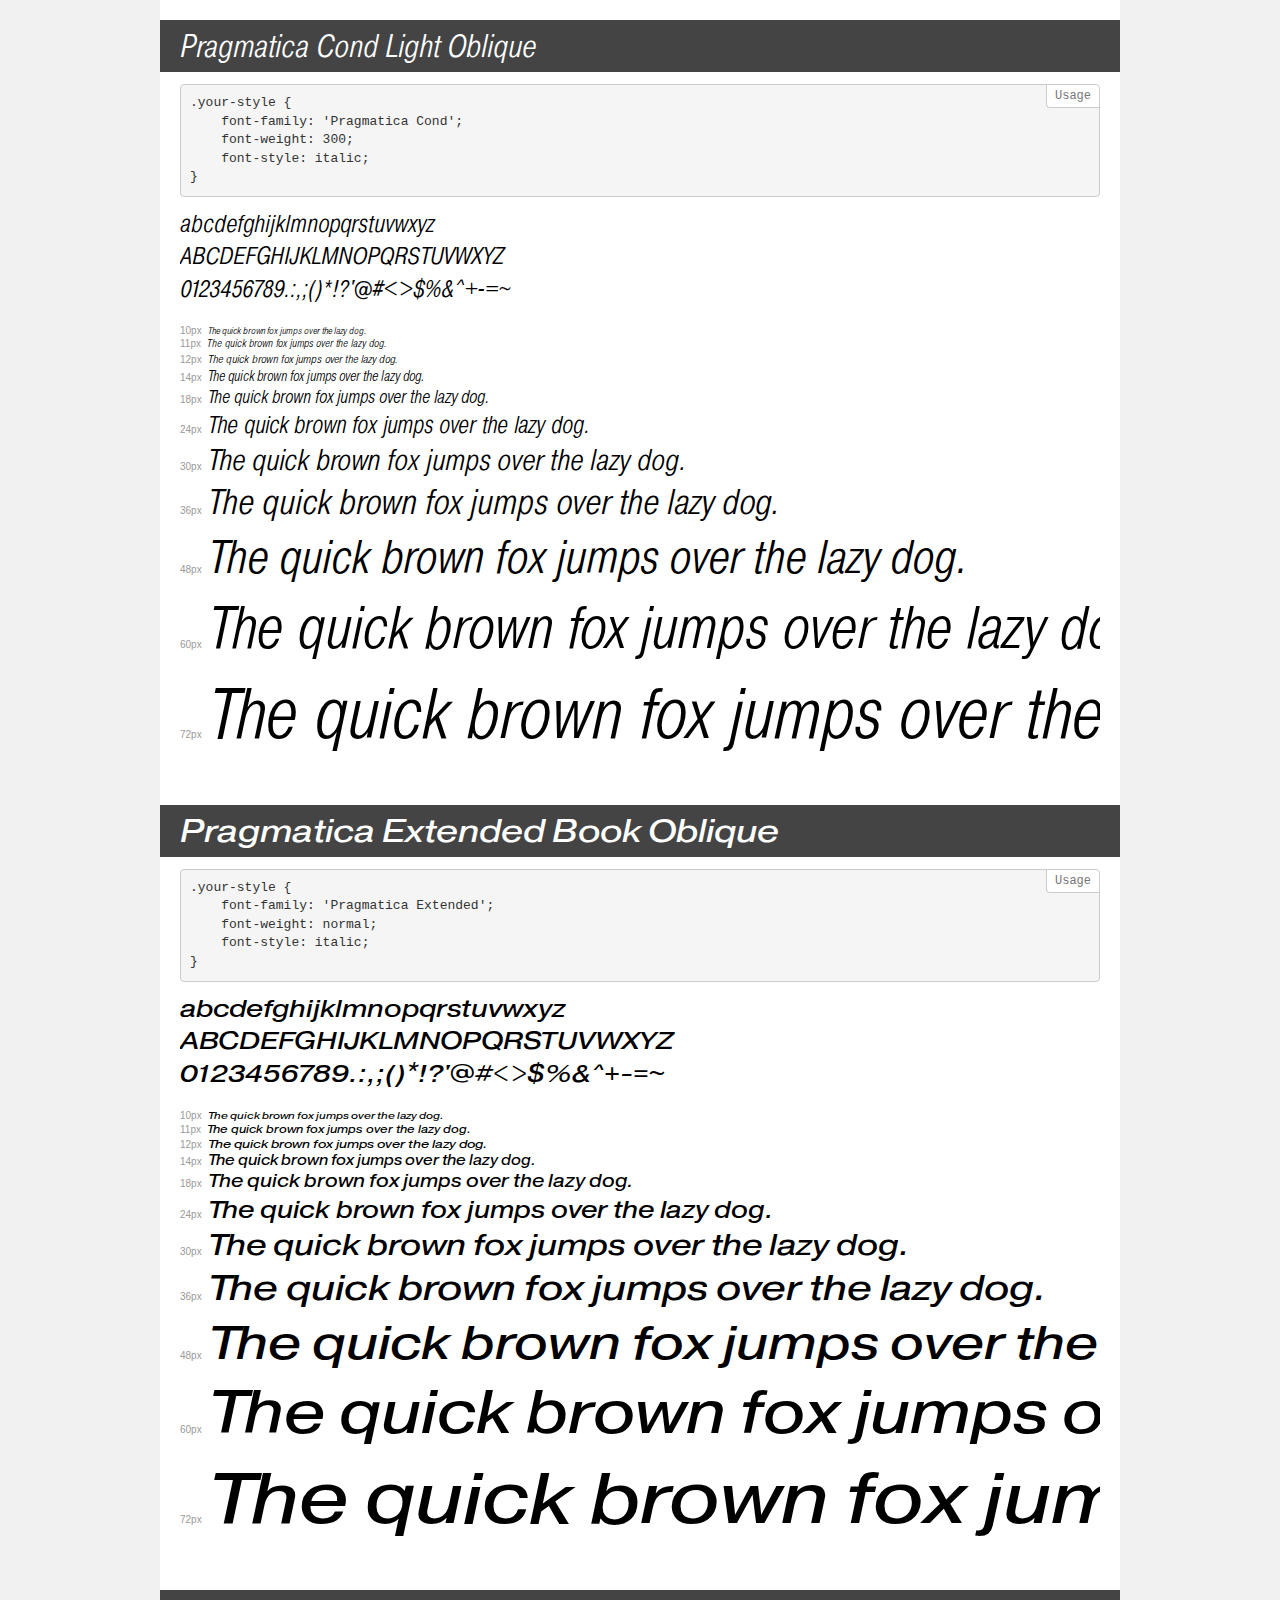
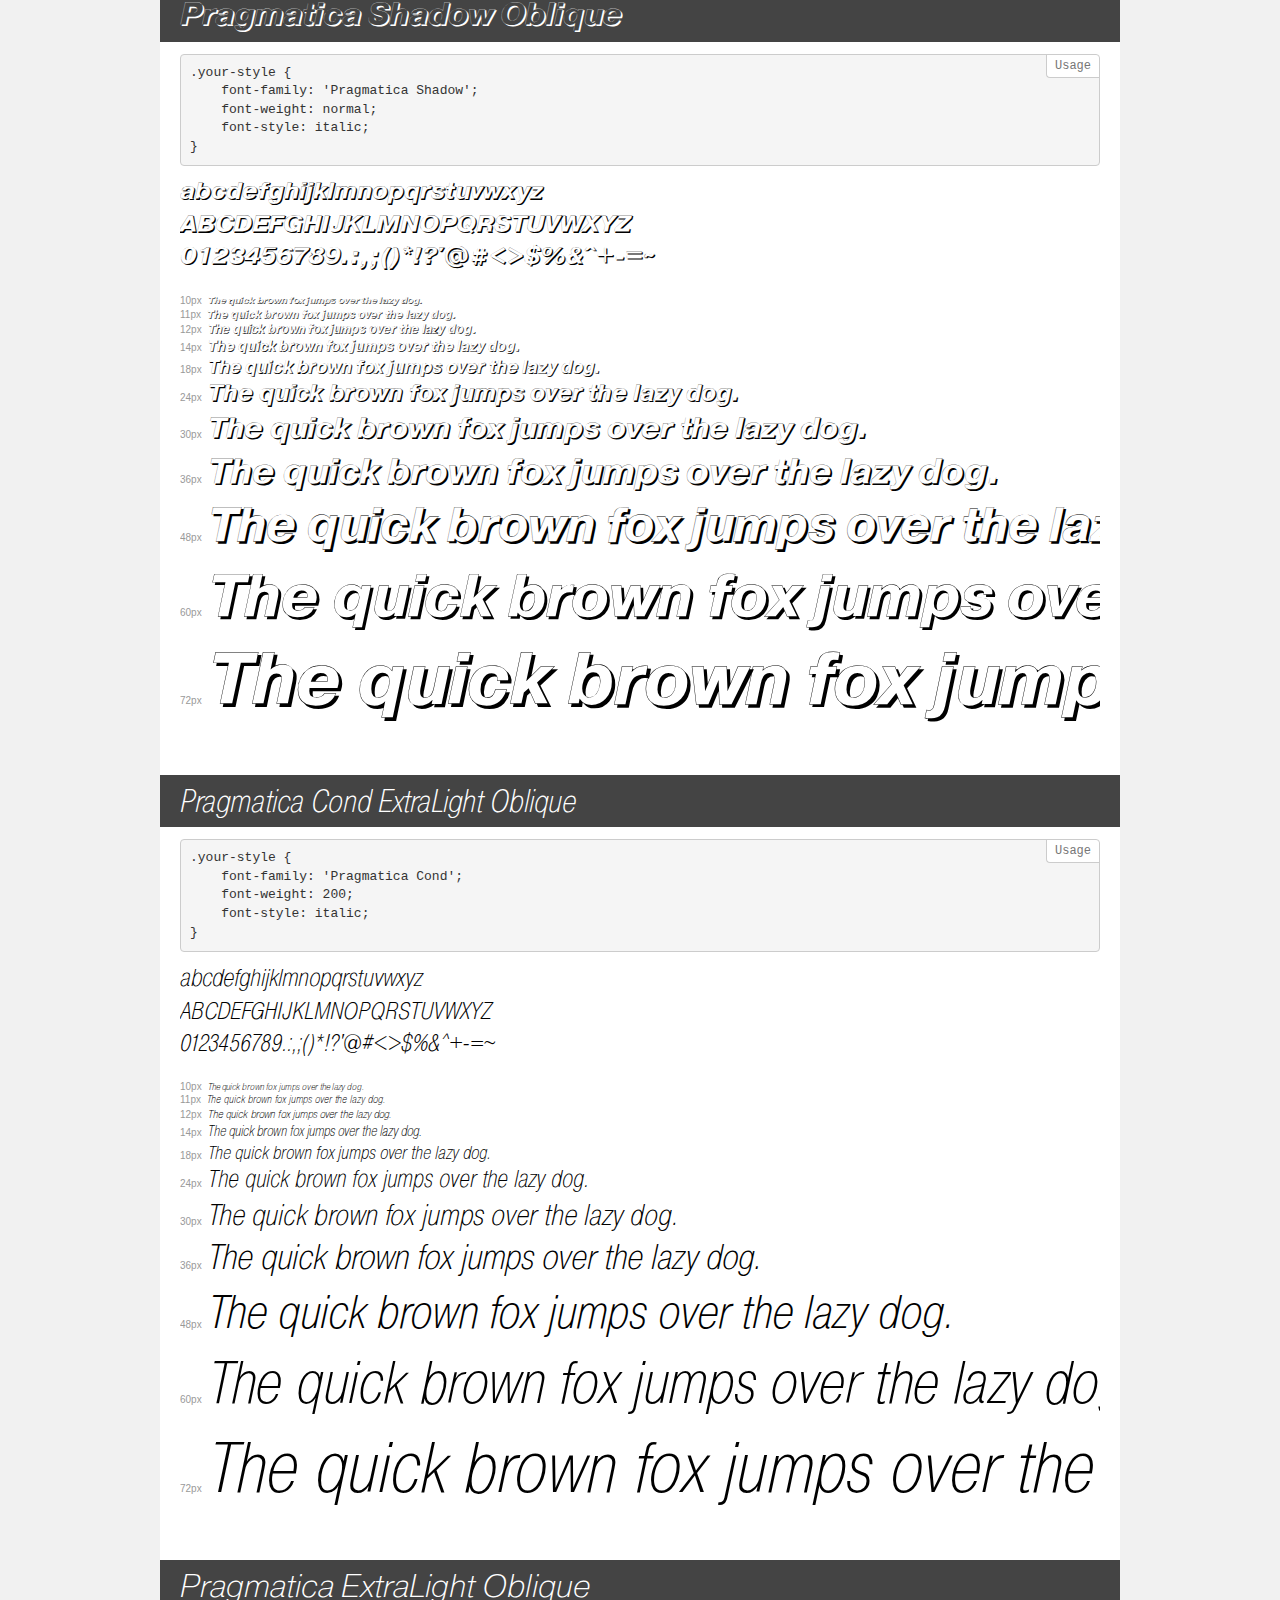
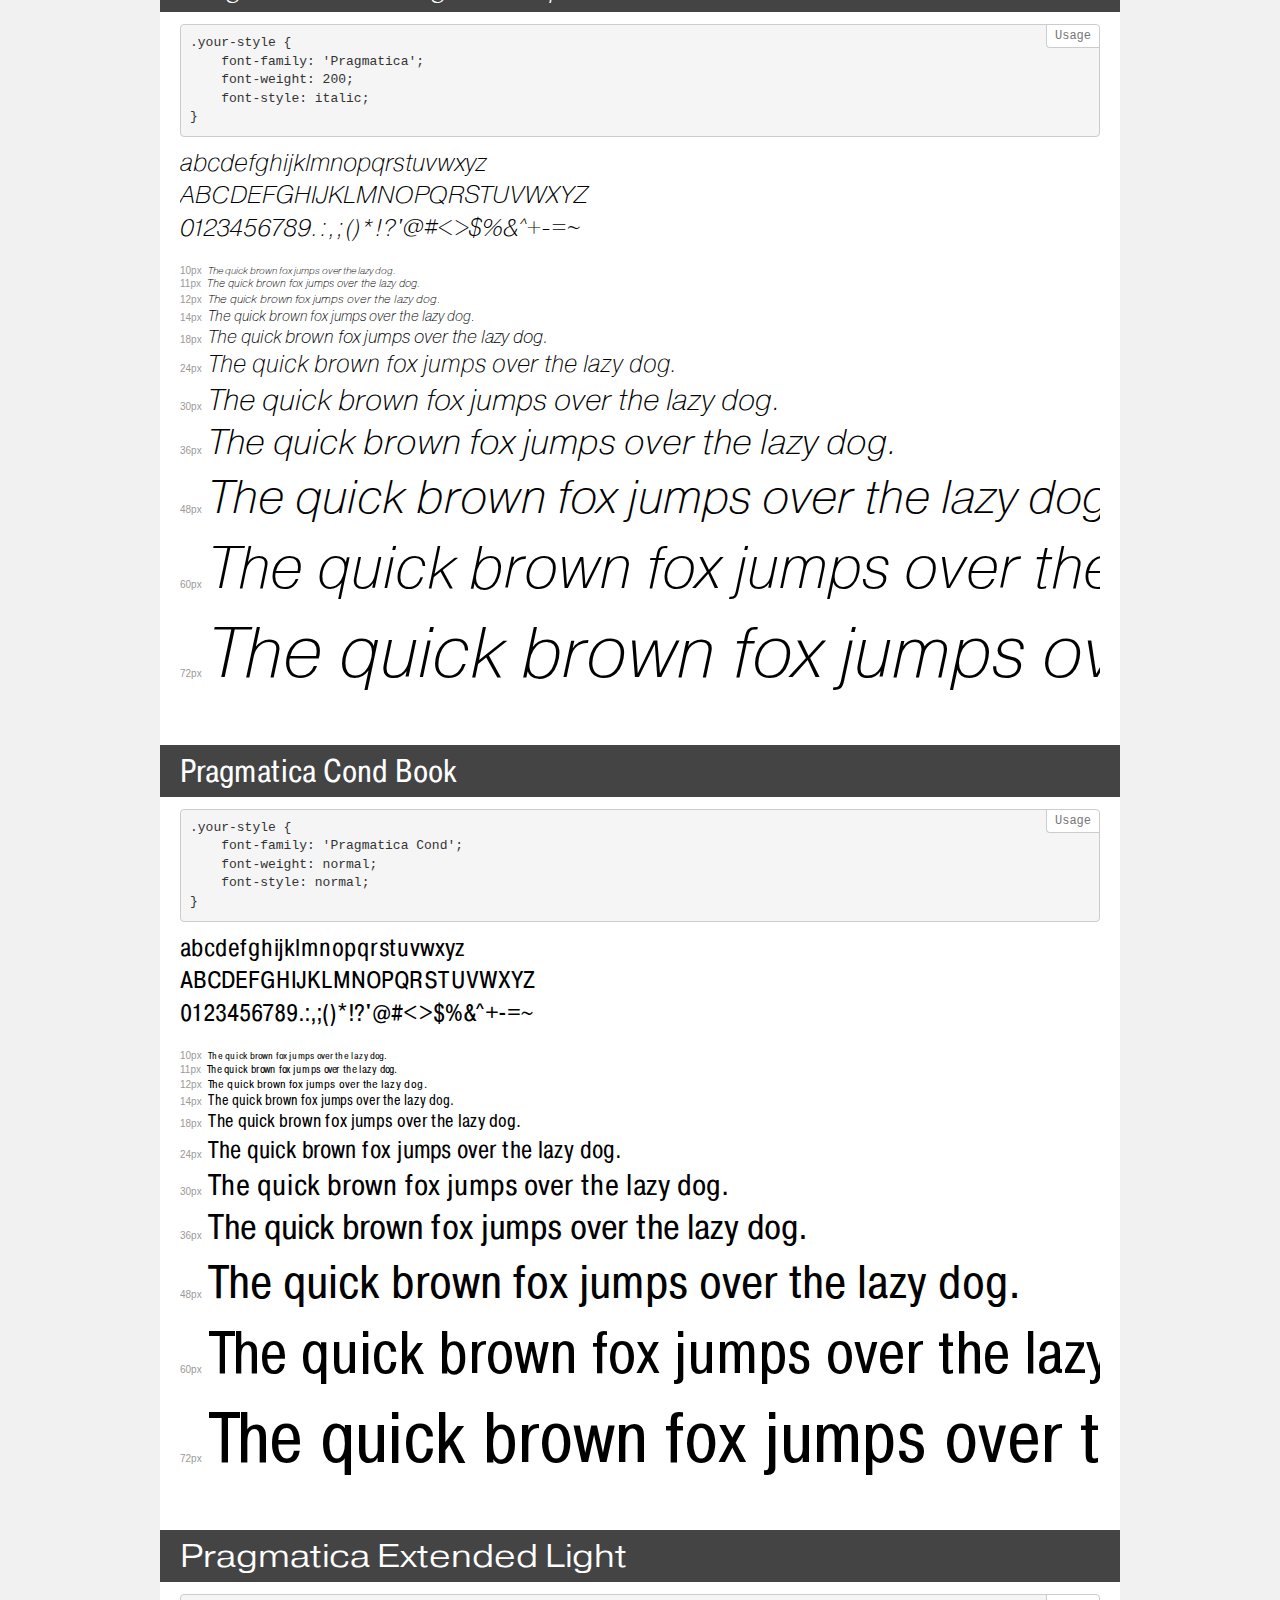
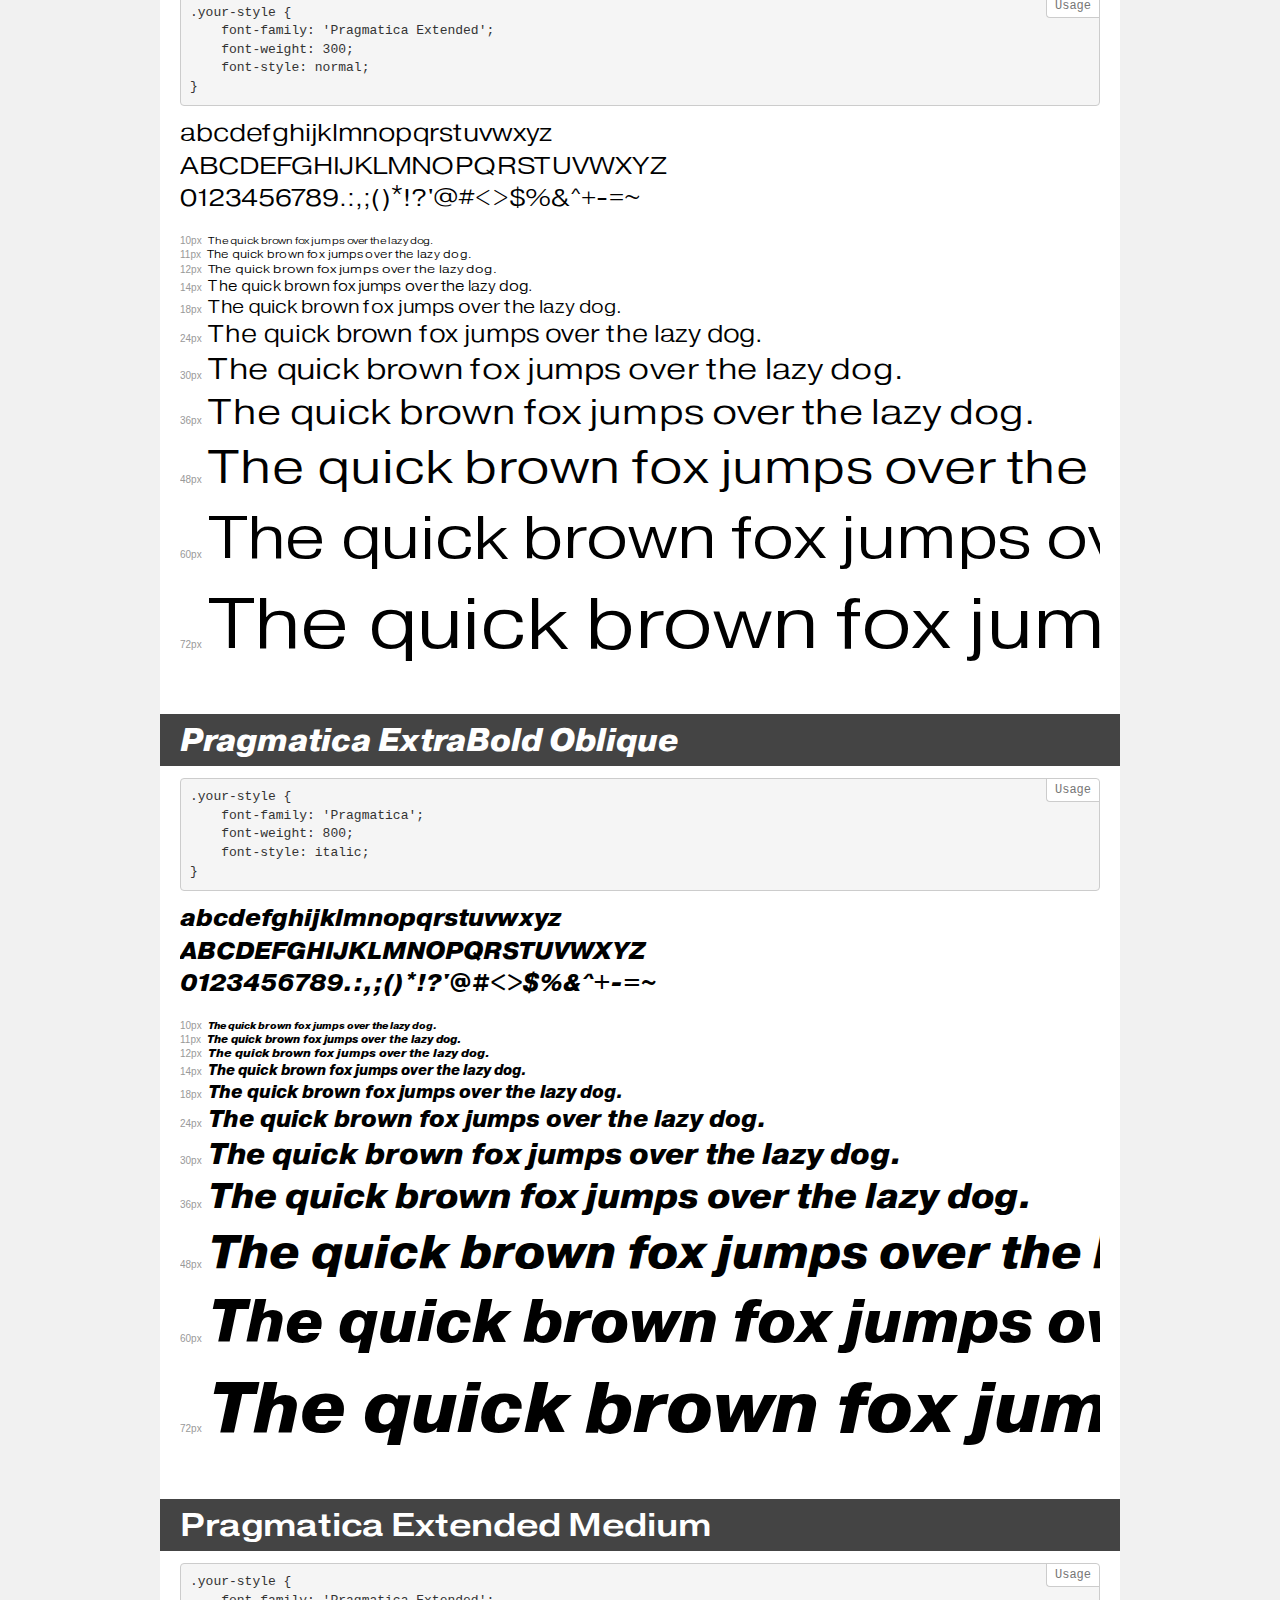
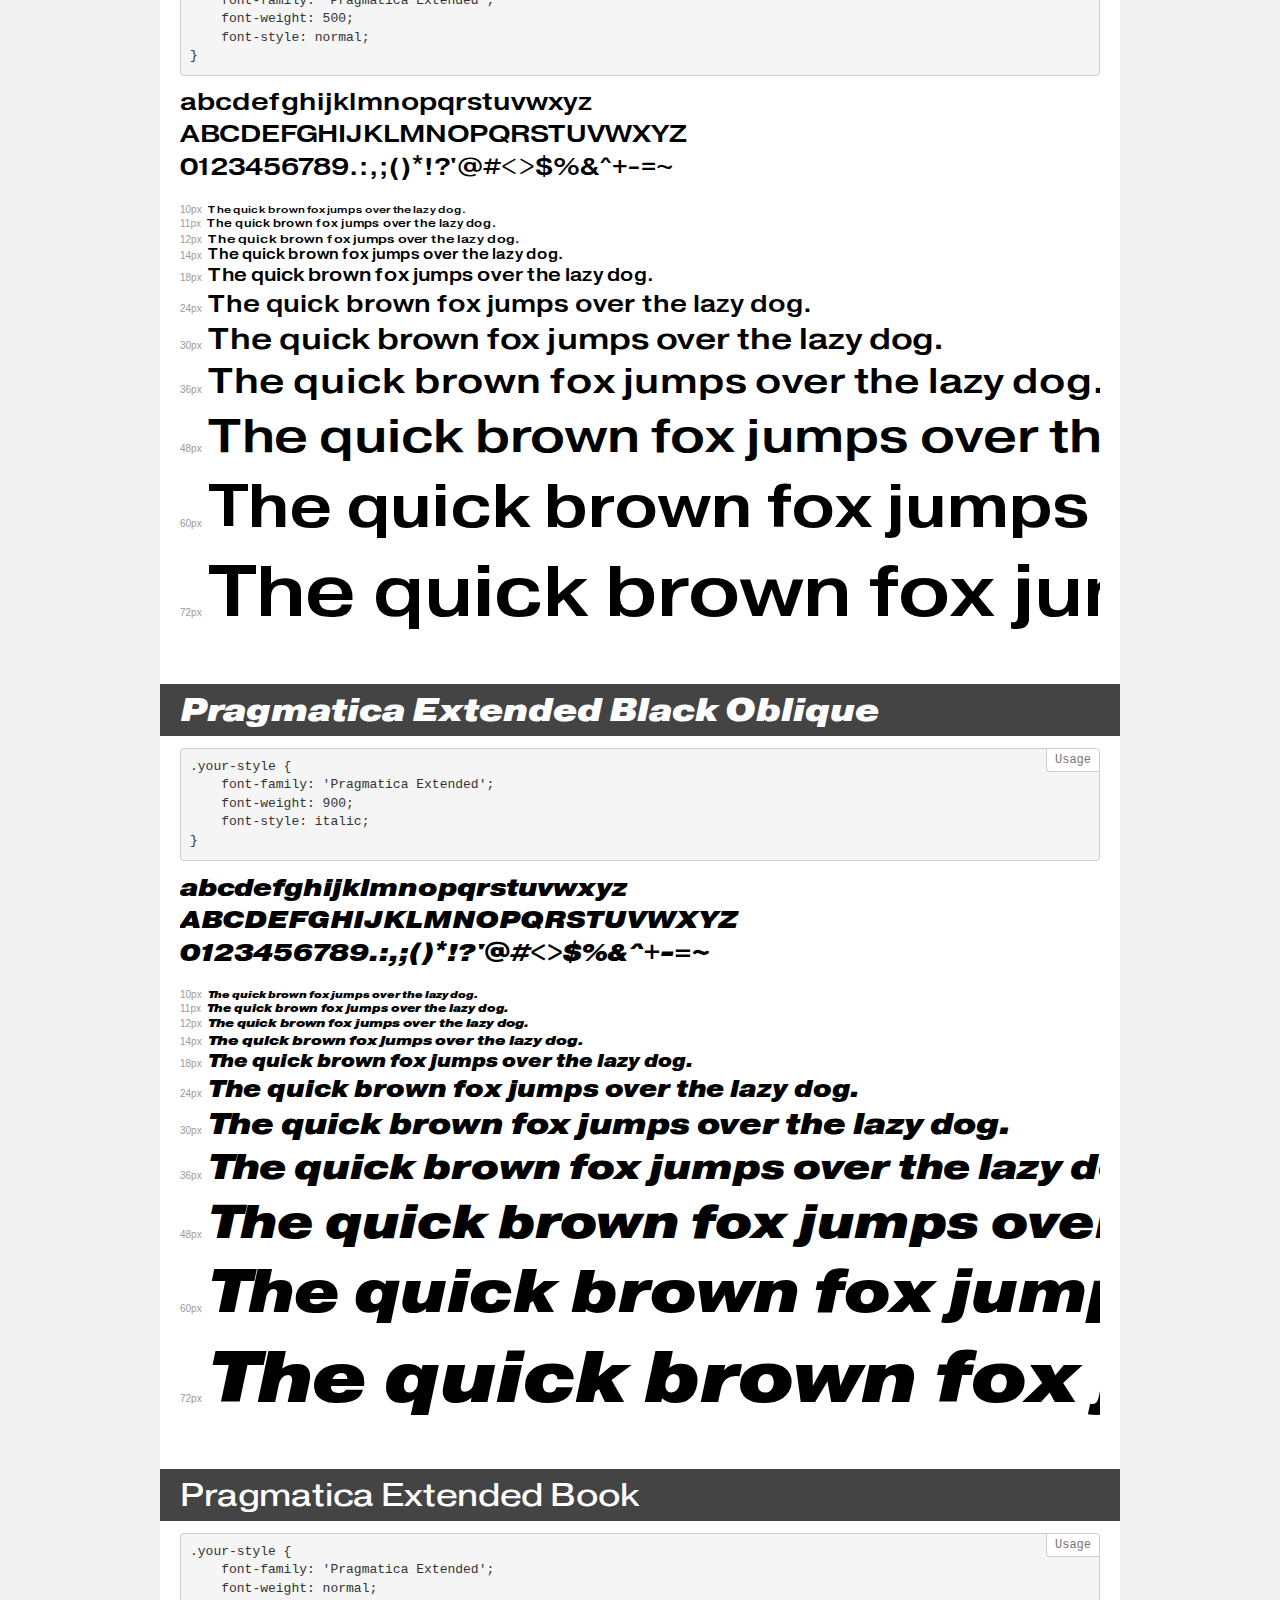
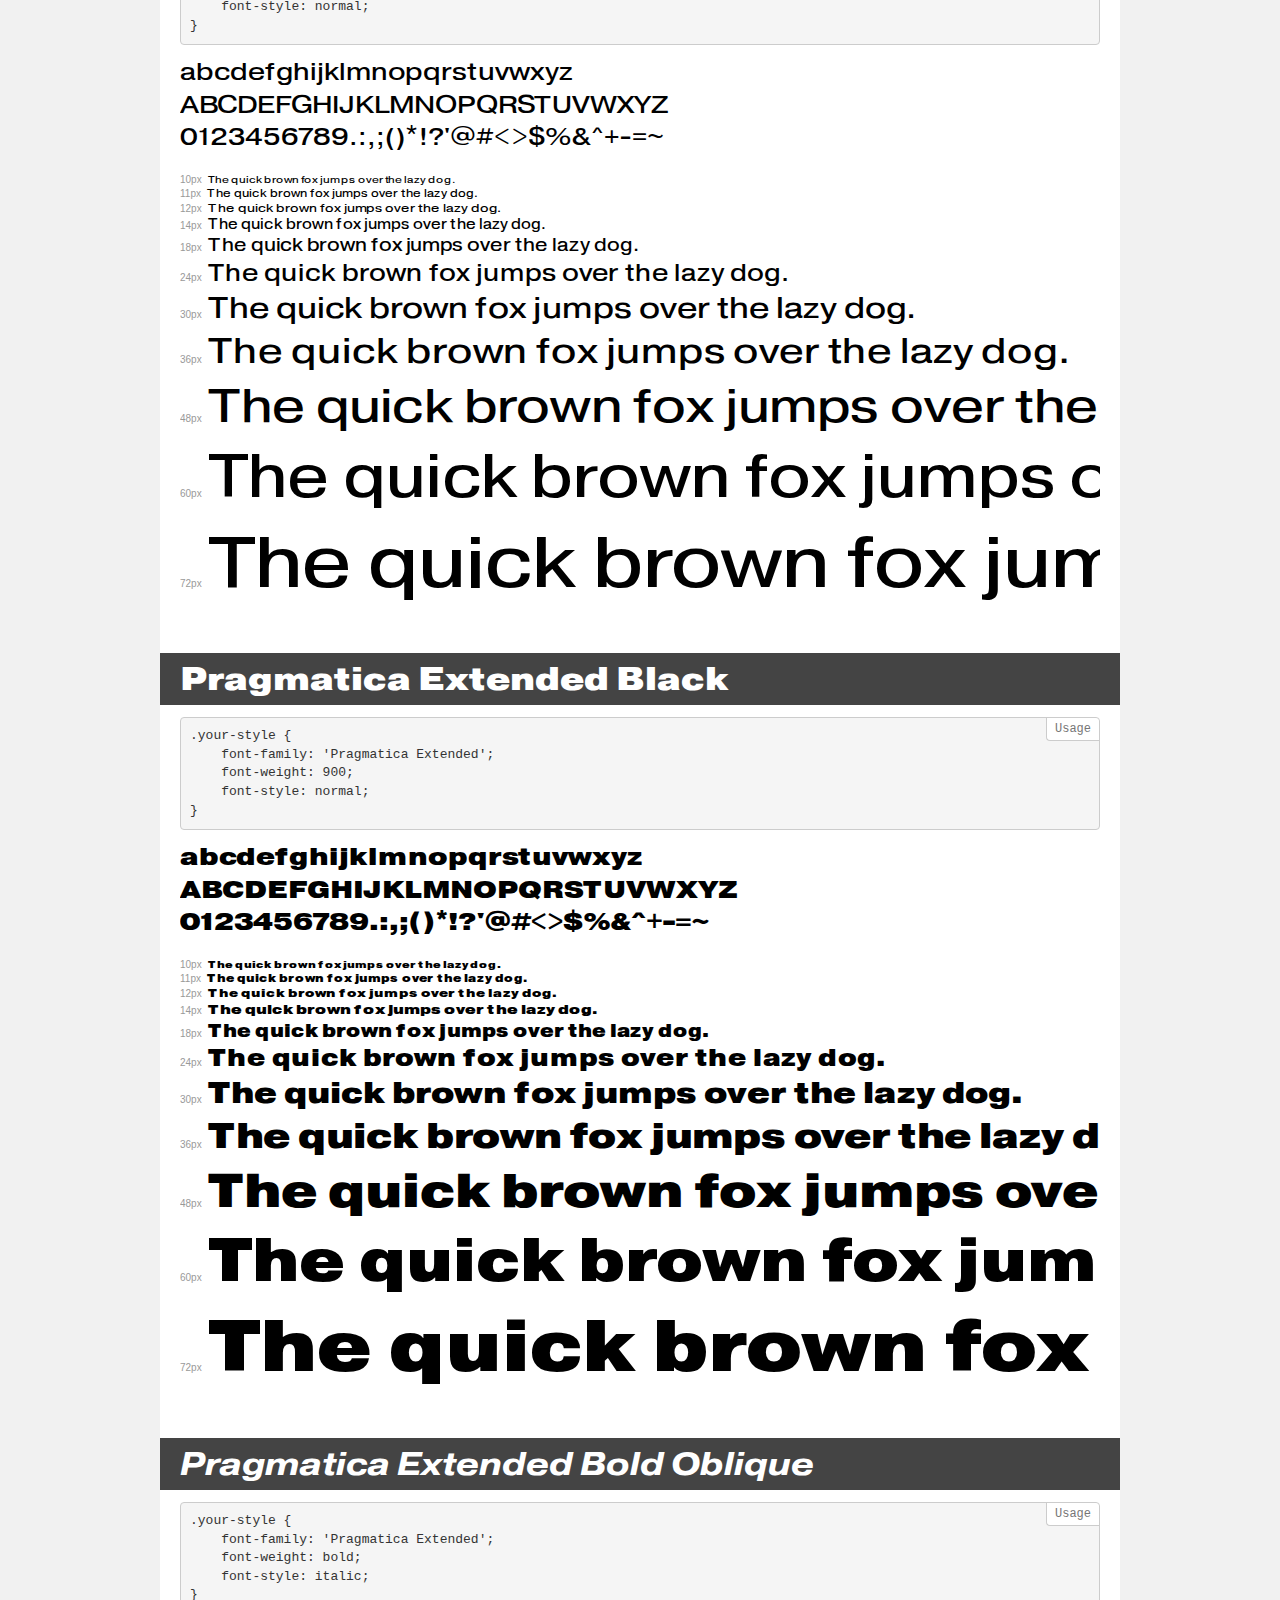
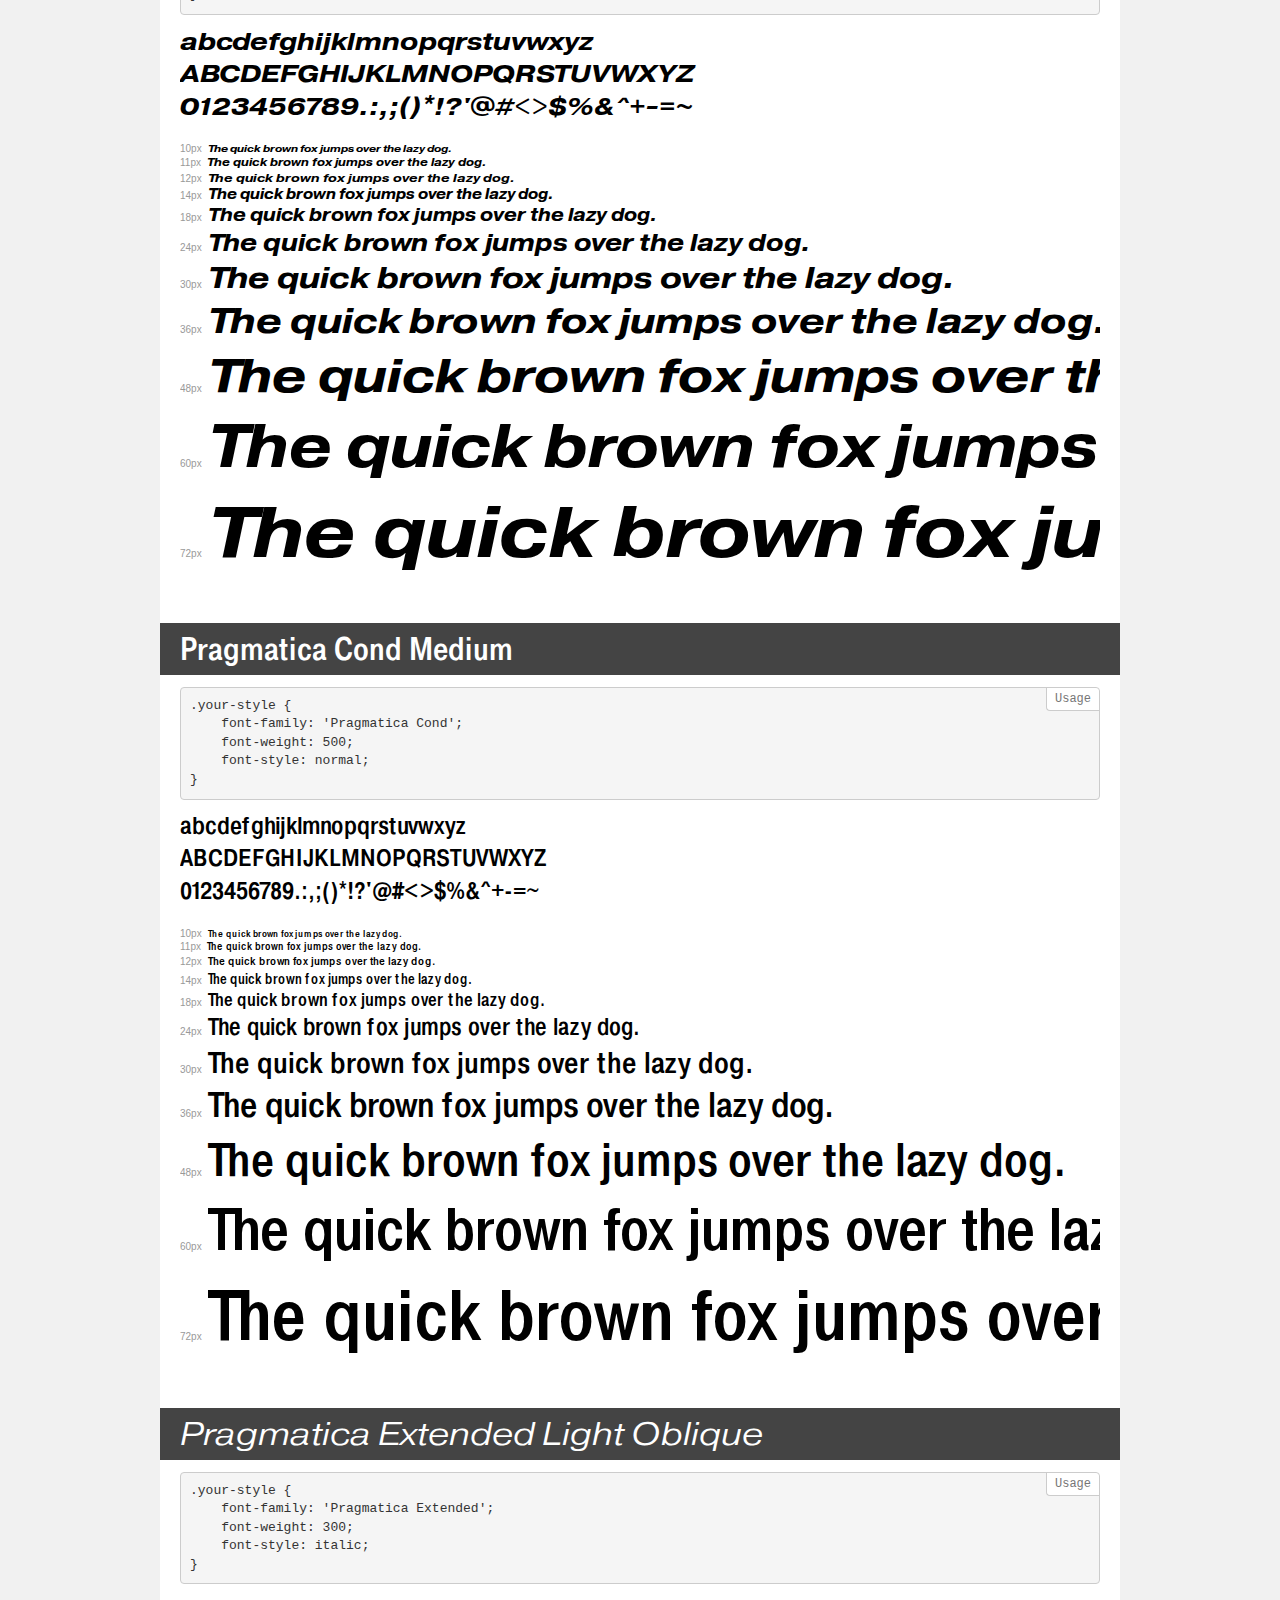
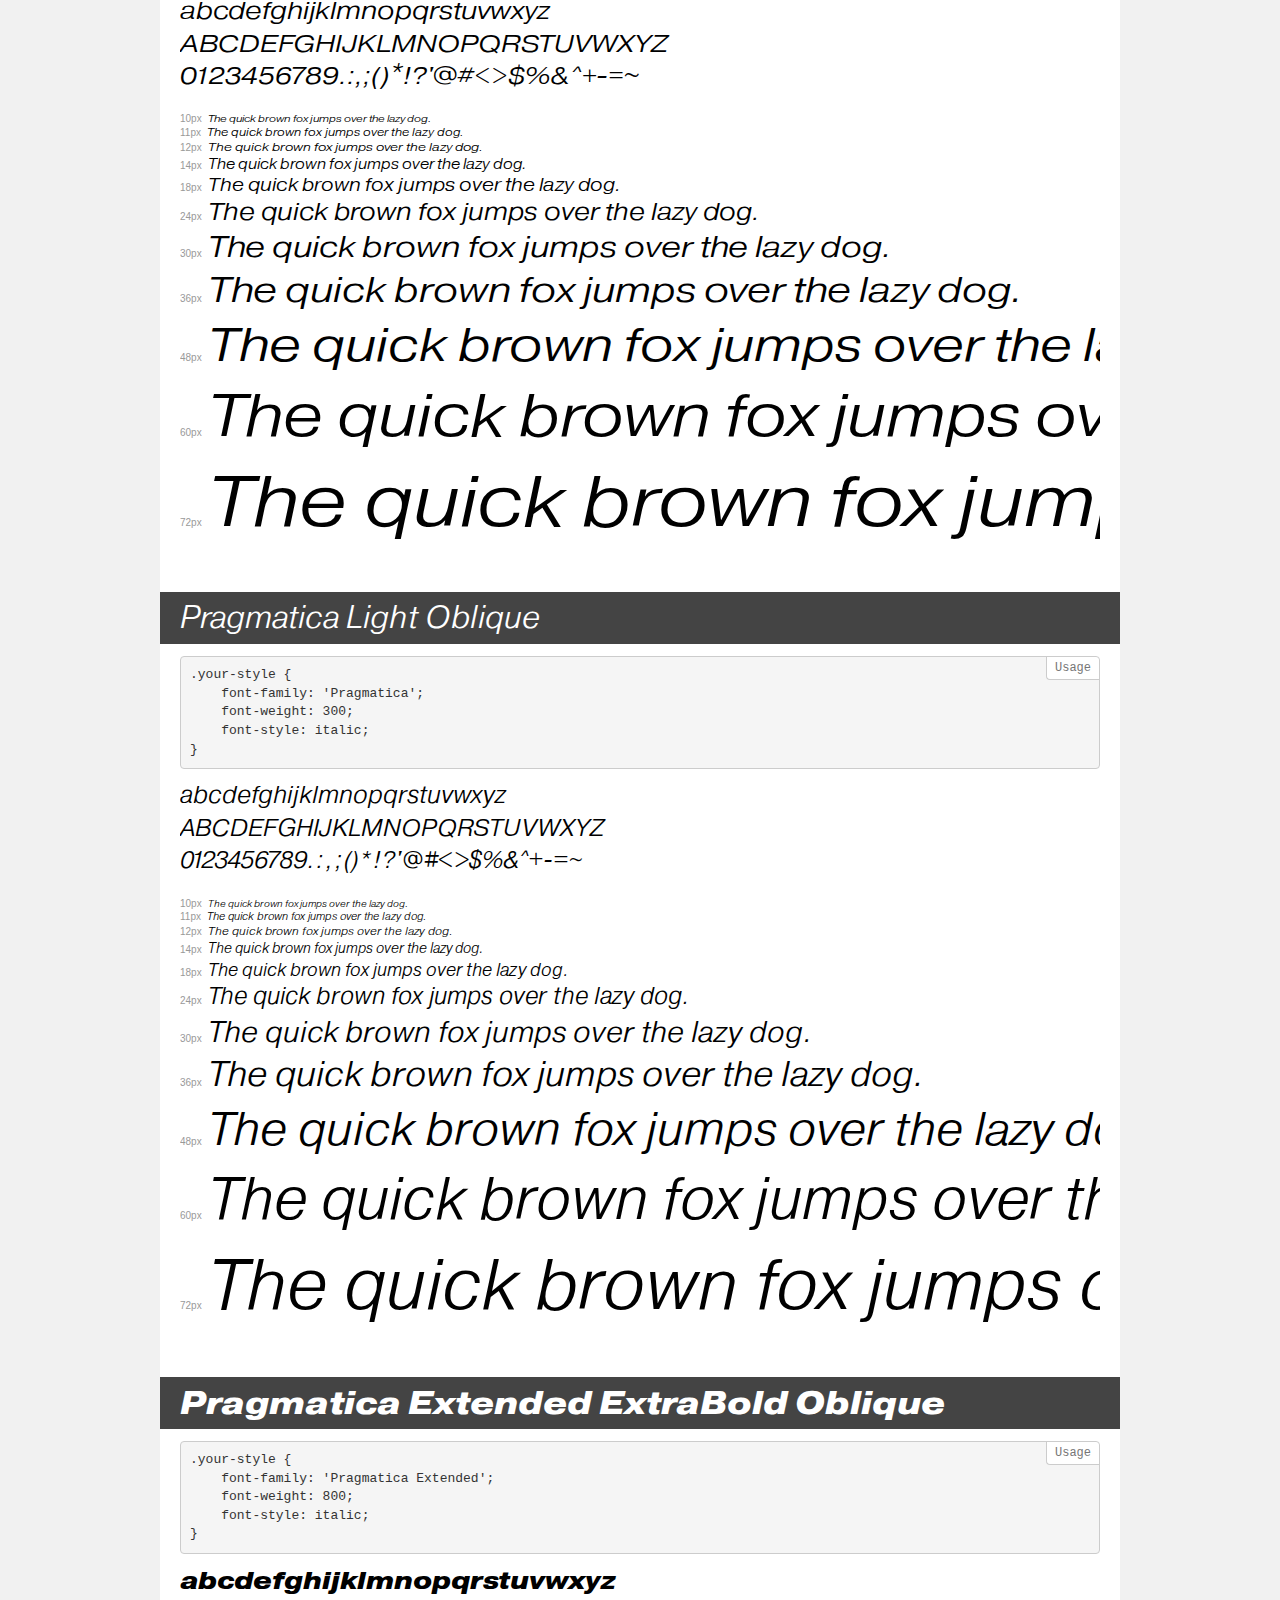
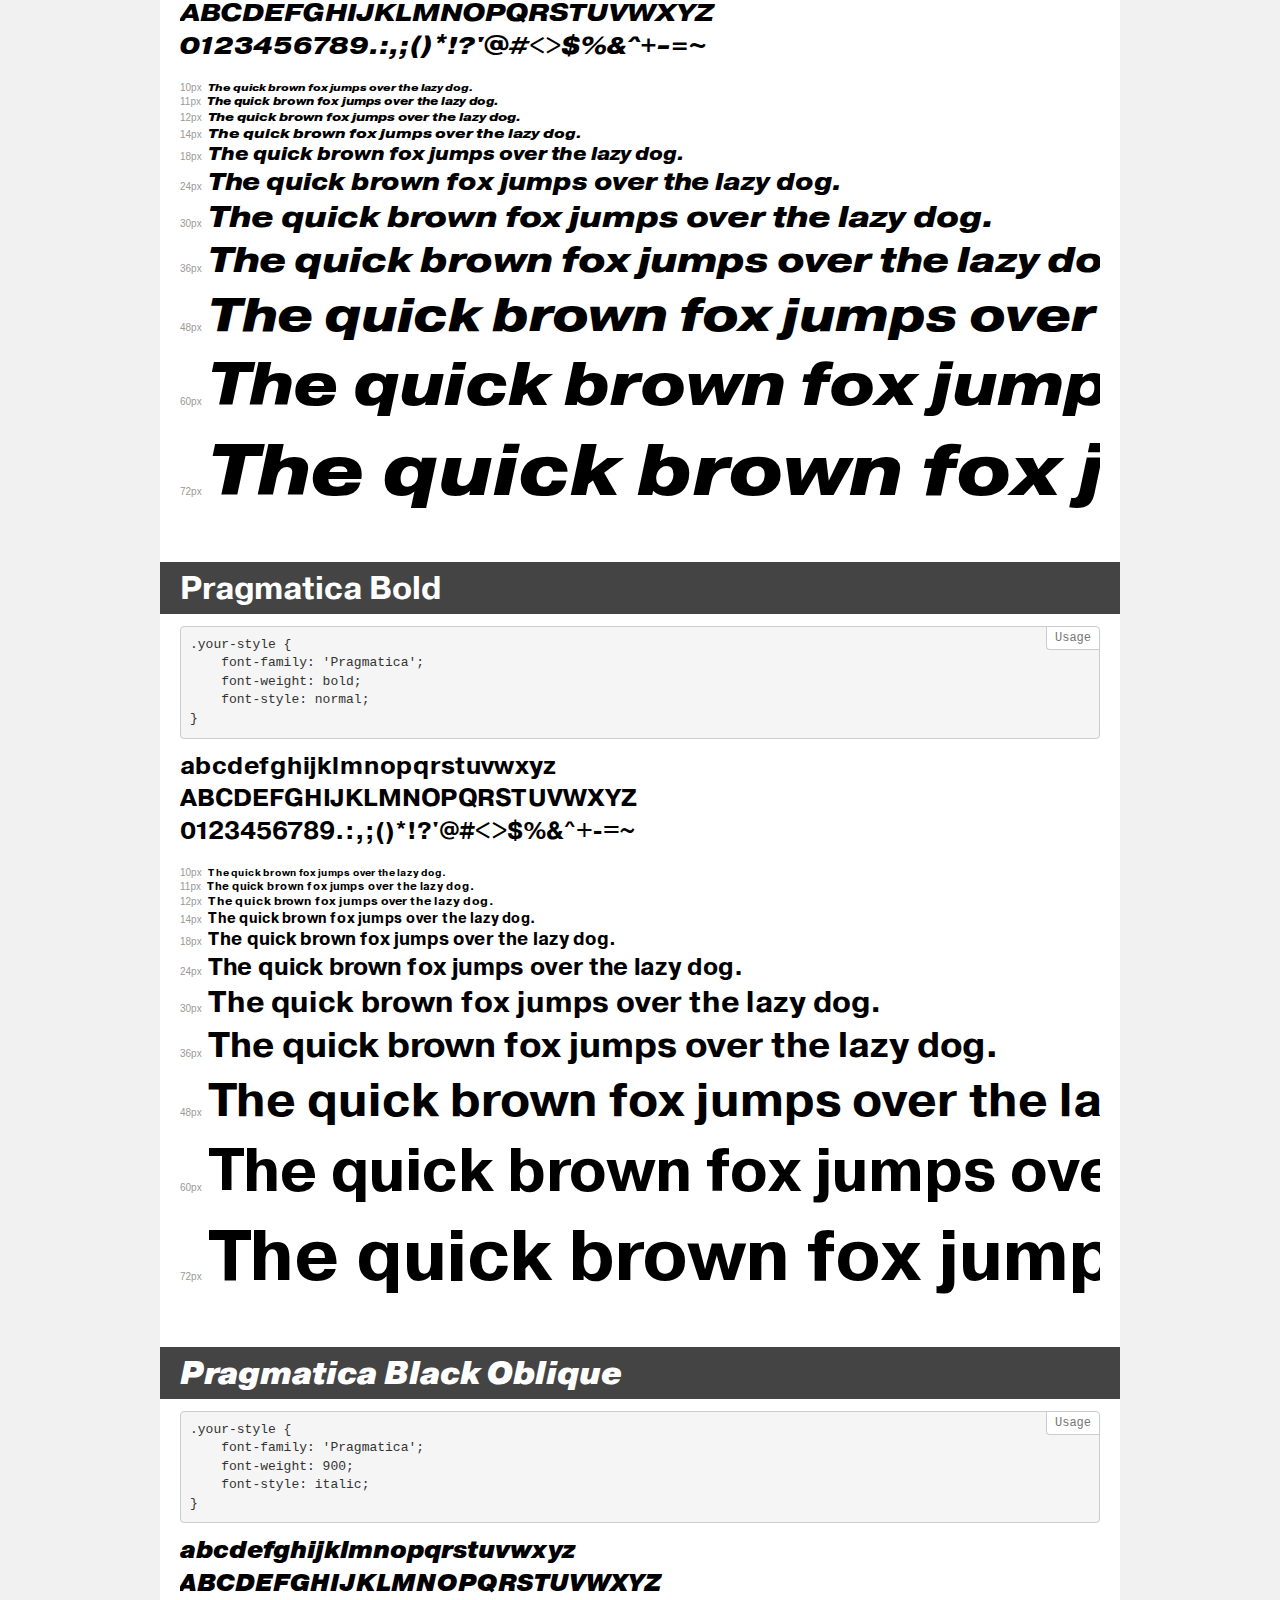
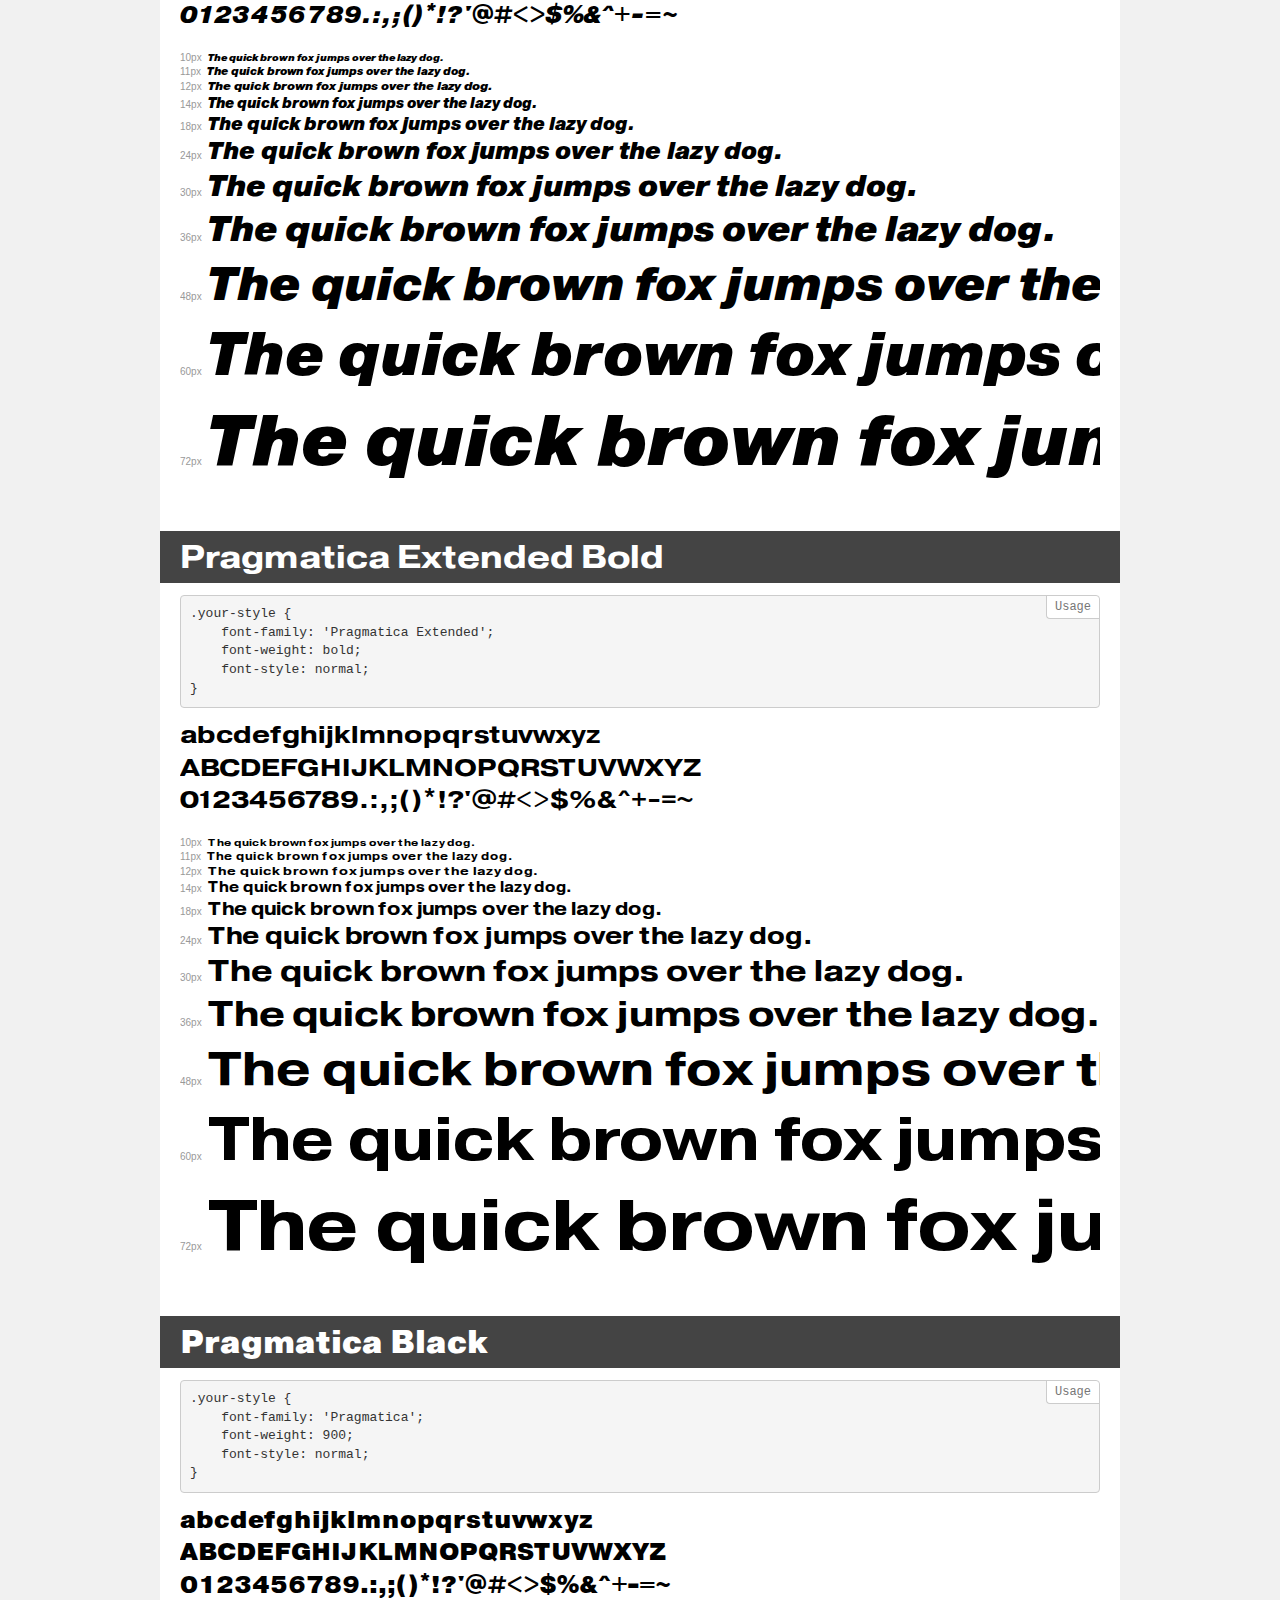
<file: assets/template/fonts/Pragmatica/demo.html>
<!DOCTYPE html>
<html>
<head>
    <meta charset="utf-8">
    <meta http-equiv="X-UA-Compatible" content="IE=edge">
    <meta name="viewport" content="width=device-width, initial-scale=1">
    <meta name="robots" content="noindex, noarchive">
    <meta name="format-detection" content="telephone=no">
    <title>Transfonter demo</title>
    <link href="stylesheet.css" rel="stylesheet">
    <style>
        /*
        http://meyerweb.com/eric/tools/css/reset/
        v2.0 | 20110126
        License: none (public domain)
        */
        html, body, div, span, applet, object, iframe,
        h1, h2, h3, h4, h5, h6, p, blockquote, pre,
        a, abbr, acronym, address, big, cite, code,
        del, dfn, em, img, ins, kbd, q, s, samp,
        small, strike, strong, sub, sup, tt, var,
        b, u, i, center,
        dl, dt, dd, ol, ul, li,
        fieldset, form, label, legend,
        table, caption, tbody, tfoot, thead, tr, th, td,
        article, aside, canvas, details, embed,
        figure, figcaption, footer, header, hgroup,
        menu, nav, output, ruby, section, summary,
        time, mark, audio, video {
            margin: 0;
            padding: 0;
            border: 0;
            font-size: 100%;
            font: inherit;
            vertical-align: baseline;
        }
        /* HTML5 display-role reset for older browsers */
        article, aside, details, figcaption, figure,
        footer, header, hgroup, menu, nav, section {
            display: block;
        }
        body {
            line-height: 1;
        }
        ol, ul {
            list-style: none;
        }
        blockquote, q {
            quotes: none;
        }
        blockquote:before, blockquote:after,
        q:before, q:after {
            content: '';
            content: none;
        }
        table {
            border-collapse: collapse;
            border-spacing: 0;
        }
        /* common styles */
        body {
            background: #f1f1f1;
            color: #000;
        }
        .page {
            background: #fff;
            width: 920px;
            margin: 0 auto;
            padding: 20px 20px 0 20px;
            overflow: hidden;
        }
        .font-container {
            overflow-x: auto;
            overflow-y: hidden;
            margin-bottom: 40px;
            line-height: 1.3;
            white-space: nowrap;
            padding-bottom: 5px;
        }
        h1 {
            position: relative;
            background: #444;
            font-size: 32px;
            color: #fff;
            padding: 10px 20px;
            margin: 0 -20px 12px -20px;
        }
        .letters {
            font-size: 25px;
            margin-bottom: 20px;
        }
        .s10:before {
            content: '10px';
        }
        .s11:before {
            content: '11px';
        }
        .s12:before {
            content: '12px';
        }
        .s14:before {
            content: '14px';
        }
        .s18:before {
            content: '18px';
        }
        .s24:before {
            content: '24px';
        }
        .s30:before {
            content: '30px';
        }
        .s36:before {
            content: '36px';
        }
        .s48:before {
            content: '48px';
        }
        .s60:before {
            content: '60px';
        }
        .s72:before {
            content: '72px';
        }
        .s10:before, .s11:before, .s12:before, .s14:before,
        .s18:before, .s24:before, .s30:before, .s36:before,
        .s48:before, .s60:before, .s72:before {
            font-family: Arial, sans-serif;
            font-size: 10px;
            font-weight: normal;
            font-style: normal;
            color: #999;
            padding-right: 6px;
        }
        pre {
            display: block;
            position: relative;
            padding: 9px;
            margin: 0 0 10px;
            font-family: Monaco, Menlo, Consolas, "Courier New", monospace !important;
            font-size: 13px;
            line-height: 1.428571429;
            color: #333;
            font-weight: normal !important;
            font-style: normal !important;
            background-color: #f5f5f5;
            border: 1px solid #ccc;
            overflow-x: auto;
            border-radius: 4px;
        }
        pre:after {
            display: block;
            position: absolute;
            right: 0;
            top: 0;
            content: 'Usage';
            line-height: 1;
            padding: 5px 8px;
            font-size: 12px;
            color: #767676;
            background-color: #fff;
            border: 1px solid #ccc;
            border-right: none;
            border-top: none;
            border-radius: 0 4px 0 4px;
            z-index: 10;
        }
        /* responsive */
        @media (max-width: 959px) {
            .page {
                width: auto;
                margin: 0;
            }
        }
    </style>
</head>
<body>
<div class="page">
    <div class="demo" style="font-family: 'Pragmatica Cond'; font-weight: 300; font-style: italic;">
        <h1>Pragmatica Cond Light Oblique</h1>
        <pre>.your-style {
    font-family: 'Pragmatica Cond';
    font-weight: 300;
    font-style: italic;
}</pre>
        <div class="font-container">
            <p class="letters">
                abcdefghijklmnopqrstuvwxyz<br>
ABCDEFGHIJKLMNOPQRSTUVWXYZ<br>
                0123456789.:,;()*!?'@#<>$%&^+-=~
            </p>
            <p class="s10" style="font-size: 10px;">The quick brown fox jumps over the lazy dog.</p>
            <p class="s11" style="font-size: 11px;">The quick brown fox jumps over the lazy dog.</p>
            <p class="s12" style="font-size: 12px;">The quick brown fox jumps over the lazy dog.</p>
            <p class="s14" style="font-size: 14px;">The quick brown fox jumps over the lazy dog.</p>
            <p class="s18" style="font-size: 18px;">The quick brown fox jumps over the lazy dog.</p>
            <p class="s24" style="font-size: 24px;">The quick brown fox jumps over the lazy dog.</p>
            <p class="s30" style="font-size: 30px;">The quick brown fox jumps over the lazy dog.</p>
            <p class="s36" style="font-size: 36px;">The quick brown fox jumps over the lazy dog.</p>
            <p class="s48" style="font-size: 48px;">The quick brown fox jumps over the lazy dog.</p>
            <p class="s60" style="font-size: 60px;">The quick brown fox jumps over the lazy dog.</p>
            <p class="s72" style="font-size: 72px;">The quick brown fox jumps over the lazy dog.</p>
        </div>
    </div>
    <div class="demo" style="font-family: 'Pragmatica Extended'; font-weight: normal; font-style: italic;">
        <h1>Pragmatica Extended Book Oblique</h1>
        <pre>.your-style {
    font-family: 'Pragmatica Extended';
    font-weight: normal;
    font-style: italic;
}</pre>
        <div class="font-container">
            <p class="letters">
                abcdefghijklmnopqrstuvwxyz<br>
ABCDEFGHIJKLMNOPQRSTUVWXYZ<br>
                0123456789.:,;()*!?'@#<>$%&^+-=~
            </p>
            <p class="s10" style="font-size: 10px;">The quick brown fox jumps over the lazy dog.</p>
            <p class="s11" style="font-size: 11px;">The quick brown fox jumps over the lazy dog.</p>
            <p class="s12" style="font-size: 12px;">The quick brown fox jumps over the lazy dog.</p>
            <p class="s14" style="font-size: 14px;">The quick brown fox jumps over the lazy dog.</p>
            <p class="s18" style="font-size: 18px;">The quick brown fox jumps over the lazy dog.</p>
            <p class="s24" style="font-size: 24px;">The quick brown fox jumps over the lazy dog.</p>
            <p class="s30" style="font-size: 30px;">The quick brown fox jumps over the lazy dog.</p>
            <p class="s36" style="font-size: 36px;">The quick brown fox jumps over the lazy dog.</p>
            <p class="s48" style="font-size: 48px;">The quick brown fox jumps over the lazy dog.</p>
            <p class="s60" style="font-size: 60px;">The quick brown fox jumps over the lazy dog.</p>
            <p class="s72" style="font-size: 72px;">The quick brown fox jumps over the lazy dog.</p>
        </div>
    </div>
    <div class="demo" style="font-family: 'Pragmatica Shadow'; font-weight: normal; font-style: italic;">
        <h1>Pragmatica Shadow Oblique</h1>
        <pre>.your-style {
    font-family: 'Pragmatica Shadow';
    font-weight: normal;
    font-style: italic;
}</pre>
        <div class="font-container">
            <p class="letters">
                abcdefghijklmnopqrstuvwxyz<br>
ABCDEFGHIJKLMNOPQRSTUVWXYZ<br>
                0123456789.:,;()*!?'@#<>$%&^+-=~
            </p>
            <p class="s10" style="font-size: 10px;">The quick brown fox jumps over the lazy dog.</p>
            <p class="s11" style="font-size: 11px;">The quick brown fox jumps over the lazy dog.</p>
            <p class="s12" style="font-size: 12px;">The quick brown fox jumps over the lazy dog.</p>
            <p class="s14" style="font-size: 14px;">The quick brown fox jumps over the lazy dog.</p>
            <p class="s18" style="font-size: 18px;">The quick brown fox jumps over the lazy dog.</p>
            <p class="s24" style="font-size: 24px;">The quick brown fox jumps over the lazy dog.</p>
            <p class="s30" style="font-size: 30px;">The quick brown fox jumps over the lazy dog.</p>
            <p class="s36" style="font-size: 36px;">The quick brown fox jumps over the lazy dog.</p>
            <p class="s48" style="font-size: 48px;">The quick brown fox jumps over the lazy dog.</p>
            <p class="s60" style="font-size: 60px;">The quick brown fox jumps over the lazy dog.</p>
            <p class="s72" style="font-size: 72px;">The quick brown fox jumps over the lazy dog.</p>
        </div>
    </div>
    <div class="demo" style="font-family: 'Pragmatica Cond'; font-weight: 200; font-style: italic;">
        <h1>Pragmatica Cond ExtraLight Oblique</h1>
        <pre>.your-style {
    font-family: 'Pragmatica Cond';
    font-weight: 200;
    font-style: italic;
}</pre>
        <div class="font-container">
            <p class="letters">
                abcdefghijklmnopqrstuvwxyz<br>
ABCDEFGHIJKLMNOPQRSTUVWXYZ<br>
                0123456789.:,;()*!?'@#<>$%&^+-=~
            </p>
            <p class="s10" style="font-size: 10px;">The quick brown fox jumps over the lazy dog.</p>
            <p class="s11" style="font-size: 11px;">The quick brown fox jumps over the lazy dog.</p>
            <p class="s12" style="font-size: 12px;">The quick brown fox jumps over the lazy dog.</p>
            <p class="s14" style="font-size: 14px;">The quick brown fox jumps over the lazy dog.</p>
            <p class="s18" style="font-size: 18px;">The quick brown fox jumps over the lazy dog.</p>
            <p class="s24" style="font-size: 24px;">The quick brown fox jumps over the lazy dog.</p>
            <p class="s30" style="font-size: 30px;">The quick brown fox jumps over the lazy dog.</p>
            <p class="s36" style="font-size: 36px;">The quick brown fox jumps over the lazy dog.</p>
            <p class="s48" style="font-size: 48px;">The quick brown fox jumps over the lazy dog.</p>
            <p class="s60" style="font-size: 60px;">The quick brown fox jumps over the lazy dog.</p>
            <p class="s72" style="font-size: 72px;">The quick brown fox jumps over the lazy dog.</p>
        </div>
    </div>
    <div class="demo" style="font-family: 'Pragmatica'; font-weight: 200; font-style: italic;">
        <h1>Pragmatica ExtraLight Oblique</h1>
        <pre>.your-style {
    font-family: 'Pragmatica';
    font-weight: 200;
    font-style: italic;
}</pre>
        <div class="font-container">
            <p class="letters">
                abcdefghijklmnopqrstuvwxyz<br>
ABCDEFGHIJKLMNOPQRSTUVWXYZ<br>
                0123456789.:,;()*!?'@#<>$%&^+-=~
            </p>
            <p class="s10" style="font-size: 10px;">The quick brown fox jumps over the lazy dog.</p>
            <p class="s11" style="font-size: 11px;">The quick brown fox jumps over the lazy dog.</p>
            <p class="s12" style="font-size: 12px;">The quick brown fox jumps over the lazy dog.</p>
            <p class="s14" style="font-size: 14px;">The quick brown fox jumps over the lazy dog.</p>
            <p class="s18" style="font-size: 18px;">The quick brown fox jumps over the lazy dog.</p>
            <p class="s24" style="font-size: 24px;">The quick brown fox jumps over the lazy dog.</p>
            <p class="s30" style="font-size: 30px;">The quick brown fox jumps over the lazy dog.</p>
            <p class="s36" style="font-size: 36px;">The quick brown fox jumps over the lazy dog.</p>
            <p class="s48" style="font-size: 48px;">The quick brown fox jumps over the lazy dog.</p>
            <p class="s60" style="font-size: 60px;">The quick brown fox jumps over the lazy dog.</p>
            <p class="s72" style="font-size: 72px;">The quick brown fox jumps over the lazy dog.</p>
        </div>
    </div>
    <div class="demo" style="font-family: 'Pragmatica Cond'; font-weight: normal; font-style: normal;">
        <h1>Pragmatica Cond Book</h1>
        <pre>.your-style {
    font-family: 'Pragmatica Cond';
    font-weight: normal;
    font-style: normal;
}</pre>
        <div class="font-container">
            <p class="letters">
                abcdefghijklmnopqrstuvwxyz<br>
ABCDEFGHIJKLMNOPQRSTUVWXYZ<br>
                0123456789.:,;()*!?'@#<>$%&^+-=~
            </p>
            <p class="s10" style="font-size: 10px;">The quick brown fox jumps over the lazy dog.</p>
            <p class="s11" style="font-size: 11px;">The quick brown fox jumps over the lazy dog.</p>
            <p class="s12" style="font-size: 12px;">The quick brown fox jumps over the lazy dog.</p>
            <p class="s14" style="font-size: 14px;">The quick brown fox jumps over the lazy dog.</p>
            <p class="s18" style="font-size: 18px;">The quick brown fox jumps over the lazy dog.</p>
            <p class="s24" style="font-size: 24px;">The quick brown fox jumps over the lazy dog.</p>
            <p class="s30" style="font-size: 30px;">The quick brown fox jumps over the lazy dog.</p>
            <p class="s36" style="font-size: 36px;">The quick brown fox jumps over the lazy dog.</p>
            <p class="s48" style="font-size: 48px;">The quick brown fox jumps over the lazy dog.</p>
            <p class="s60" style="font-size: 60px;">The quick brown fox jumps over the lazy dog.</p>
            <p class="s72" style="font-size: 72px;">The quick brown fox jumps over the lazy dog.</p>
        </div>
    </div>
    <div class="demo" style="font-family: 'Pragmatica Extended'; font-weight: 300; font-style: normal;">
        <h1>Pragmatica Extended Light</h1>
        <pre>.your-style {
    font-family: 'Pragmatica Extended';
    font-weight: 300;
    font-style: normal;
}</pre>
        <div class="font-container">
            <p class="letters">
                abcdefghijklmnopqrstuvwxyz<br>
ABCDEFGHIJKLMNOPQRSTUVWXYZ<br>
                0123456789.:,;()*!?'@#<>$%&^+-=~
            </p>
            <p class="s10" style="font-size: 10px;">The quick brown fox jumps over the lazy dog.</p>
            <p class="s11" style="font-size: 11px;">The quick brown fox jumps over the lazy dog.</p>
            <p class="s12" style="font-size: 12px;">The quick brown fox jumps over the lazy dog.</p>
            <p class="s14" style="font-size: 14px;">The quick brown fox jumps over the lazy dog.</p>
            <p class="s18" style="font-size: 18px;">The quick brown fox jumps over the lazy dog.</p>
            <p class="s24" style="font-size: 24px;">The quick brown fox jumps over the lazy dog.</p>
            <p class="s30" style="font-size: 30px;">The quick brown fox jumps over the lazy dog.</p>
            <p class="s36" style="font-size: 36px;">The quick brown fox jumps over the lazy dog.</p>
            <p class="s48" style="font-size: 48px;">The quick brown fox jumps over the lazy dog.</p>
            <p class="s60" style="font-size: 60px;">The quick brown fox jumps over the lazy dog.</p>
            <p class="s72" style="font-size: 72px;">The quick brown fox jumps over the lazy dog.</p>
        </div>
    </div>
    <div class="demo" style="font-family: 'Pragmatica'; font-weight: 800; font-style: italic;">
        <h1>Pragmatica ExtraBold Oblique</h1>
        <pre>.your-style {
    font-family: 'Pragmatica';
    font-weight: 800;
    font-style: italic;
}</pre>
        <div class="font-container">
            <p class="letters">
                abcdefghijklmnopqrstuvwxyz<br>
ABCDEFGHIJKLMNOPQRSTUVWXYZ<br>
                0123456789.:,;()*!?'@#<>$%&^+-=~
            </p>
            <p class="s10" style="font-size: 10px;">The quick brown fox jumps over the lazy dog.</p>
            <p class="s11" style="font-size: 11px;">The quick brown fox jumps over the lazy dog.</p>
            <p class="s12" style="font-size: 12px;">The quick brown fox jumps over the lazy dog.</p>
            <p class="s14" style="font-size: 14px;">The quick brown fox jumps over the lazy dog.</p>
            <p class="s18" style="font-size: 18px;">The quick brown fox jumps over the lazy dog.</p>
            <p class="s24" style="font-size: 24px;">The quick brown fox jumps over the lazy dog.</p>
            <p class="s30" style="font-size: 30px;">The quick brown fox jumps over the lazy dog.</p>
            <p class="s36" style="font-size: 36px;">The quick brown fox jumps over the lazy dog.</p>
            <p class="s48" style="font-size: 48px;">The quick brown fox jumps over the lazy dog.</p>
            <p class="s60" style="font-size: 60px;">The quick brown fox jumps over the lazy dog.</p>
            <p class="s72" style="font-size: 72px;">The quick brown fox jumps over the lazy dog.</p>
        </div>
    </div>
    <div class="demo" style="font-family: 'Pragmatica Extended'; font-weight: 500; font-style: normal;">
        <h1>Pragmatica Extended Medium</h1>
        <pre>.your-style {
    font-family: 'Pragmatica Extended';
    font-weight: 500;
    font-style: normal;
}</pre>
        <div class="font-container">
            <p class="letters">
                abcdefghijklmnopqrstuvwxyz<br>
ABCDEFGHIJKLMNOPQRSTUVWXYZ<br>
                0123456789.:,;()*!?'@#<>$%&^+-=~
            </p>
            <p class="s10" style="font-size: 10px;">The quick brown fox jumps over the lazy dog.</p>
            <p class="s11" style="font-size: 11px;">The quick brown fox jumps over the lazy dog.</p>
            <p class="s12" style="font-size: 12px;">The quick brown fox jumps over the lazy dog.</p>
            <p class="s14" style="font-size: 14px;">The quick brown fox jumps over the lazy dog.</p>
            <p class="s18" style="font-size: 18px;">The quick brown fox jumps over the lazy dog.</p>
            <p class="s24" style="font-size: 24px;">The quick brown fox jumps over the lazy dog.</p>
            <p class="s30" style="font-size: 30px;">The quick brown fox jumps over the lazy dog.</p>
            <p class="s36" style="font-size: 36px;">The quick brown fox jumps over the lazy dog.</p>
            <p class="s48" style="font-size: 48px;">The quick brown fox jumps over the lazy dog.</p>
            <p class="s60" style="font-size: 60px;">The quick brown fox jumps over the lazy dog.</p>
            <p class="s72" style="font-size: 72px;">The quick brown fox jumps over the lazy dog.</p>
        </div>
    </div>
    <div class="demo" style="font-family: 'Pragmatica Extended'; font-weight: 900; font-style: italic;">
        <h1>Pragmatica Extended Black Oblique</h1>
        <pre>.your-style {
    font-family: 'Pragmatica Extended';
    font-weight: 900;
    font-style: italic;
}</pre>
        <div class="font-container">
            <p class="letters">
                abcdefghijklmnopqrstuvwxyz<br>
ABCDEFGHIJKLMNOPQRSTUVWXYZ<br>
                0123456789.:,;()*!?'@#<>$%&^+-=~
            </p>
            <p class="s10" style="font-size: 10px;">The quick brown fox jumps over the lazy dog.</p>
            <p class="s11" style="font-size: 11px;">The quick brown fox jumps over the lazy dog.</p>
            <p class="s12" style="font-size: 12px;">The quick brown fox jumps over the lazy dog.</p>
            <p class="s14" style="font-size: 14px;">The quick brown fox jumps over the lazy dog.</p>
            <p class="s18" style="font-size: 18px;">The quick brown fox jumps over the lazy dog.</p>
            <p class="s24" style="font-size: 24px;">The quick brown fox jumps over the lazy dog.</p>
            <p class="s30" style="font-size: 30px;">The quick brown fox jumps over the lazy dog.</p>
            <p class="s36" style="font-size: 36px;">The quick brown fox jumps over the lazy dog.</p>
            <p class="s48" style="font-size: 48px;">The quick brown fox jumps over the lazy dog.</p>
            <p class="s60" style="font-size: 60px;">The quick brown fox jumps over the lazy dog.</p>
            <p class="s72" style="font-size: 72px;">The quick brown fox jumps over the lazy dog.</p>
        </div>
    </div>
    <div class="demo" style="font-family: 'Pragmatica Extended'; font-weight: normal; font-style: normal;">
        <h1>Pragmatica Extended Book</h1>
        <pre>.your-style {
    font-family: 'Pragmatica Extended';
    font-weight: normal;
    font-style: normal;
}</pre>
        <div class="font-container">
            <p class="letters">
                abcdefghijklmnopqrstuvwxyz<br>
ABCDEFGHIJKLMNOPQRSTUVWXYZ<br>
                0123456789.:,;()*!?'@#<>$%&^+-=~
            </p>
            <p class="s10" style="font-size: 10px;">The quick brown fox jumps over the lazy dog.</p>
            <p class="s11" style="font-size: 11px;">The quick brown fox jumps over the lazy dog.</p>
            <p class="s12" style="font-size: 12px;">The quick brown fox jumps over the lazy dog.</p>
            <p class="s14" style="font-size: 14px;">The quick brown fox jumps over the lazy dog.</p>
            <p class="s18" style="font-size: 18px;">The quick brown fox jumps over the lazy dog.</p>
            <p class="s24" style="font-size: 24px;">The quick brown fox jumps over the lazy dog.</p>
            <p class="s30" style="font-size: 30px;">The quick brown fox jumps over the lazy dog.</p>
            <p class="s36" style="font-size: 36px;">The quick brown fox jumps over the lazy dog.</p>
            <p class="s48" style="font-size: 48px;">The quick brown fox jumps over the lazy dog.</p>
            <p class="s60" style="font-size: 60px;">The quick brown fox jumps over the lazy dog.</p>
            <p class="s72" style="font-size: 72px;">The quick brown fox jumps over the lazy dog.</p>
        </div>
    </div>
    <div class="demo" style="font-family: 'Pragmatica Extended'; font-weight: 900; font-style: normal;">
        <h1>Pragmatica Extended Black</h1>
        <pre>.your-style {
    font-family: 'Pragmatica Extended';
    font-weight: 900;
    font-style: normal;
}</pre>
        <div class="font-container">
            <p class="letters">
                abcdefghijklmnopqrstuvwxyz<br>
ABCDEFGHIJKLMNOPQRSTUVWXYZ<br>
                0123456789.:,;()*!?'@#<>$%&^+-=~
            </p>
            <p class="s10" style="font-size: 10px;">The quick brown fox jumps over the lazy dog.</p>
            <p class="s11" style="font-size: 11px;">The quick brown fox jumps over the lazy dog.</p>
            <p class="s12" style="font-size: 12px;">The quick brown fox jumps over the lazy dog.</p>
            <p class="s14" style="font-size: 14px;">The quick brown fox jumps over the lazy dog.</p>
            <p class="s18" style="font-size: 18px;">The quick brown fox jumps over the lazy dog.</p>
            <p class="s24" style="font-size: 24px;">The quick brown fox jumps over the lazy dog.</p>
            <p class="s30" style="font-size: 30px;">The quick brown fox jumps over the lazy dog.</p>
            <p class="s36" style="font-size: 36px;">The quick brown fox jumps over the lazy dog.</p>
            <p class="s48" style="font-size: 48px;">The quick brown fox jumps over the lazy dog.</p>
            <p class="s60" style="font-size: 60px;">The quick brown fox jumps over the lazy dog.</p>
            <p class="s72" style="font-size: 72px;">The quick brown fox jumps over the lazy dog.</p>
        </div>
    </div>
    <div class="demo" style="font-family: 'Pragmatica Extended'; font-weight: bold; font-style: italic;">
        <h1>Pragmatica Extended Bold Oblique</h1>
        <pre>.your-style {
    font-family: 'Pragmatica Extended';
    font-weight: bold;
    font-style: italic;
}</pre>
        <div class="font-container">
            <p class="letters">
                abcdefghijklmnopqrstuvwxyz<br>
ABCDEFGHIJKLMNOPQRSTUVWXYZ<br>
                0123456789.:,;()*!?'@#<>$%&^+-=~
            </p>
            <p class="s10" style="font-size: 10px;">The quick brown fox jumps over the lazy dog.</p>
            <p class="s11" style="font-size: 11px;">The quick brown fox jumps over the lazy dog.</p>
            <p class="s12" style="font-size: 12px;">The quick brown fox jumps over the lazy dog.</p>
            <p class="s14" style="font-size: 14px;">The quick brown fox jumps over the lazy dog.</p>
            <p class="s18" style="font-size: 18px;">The quick brown fox jumps over the lazy dog.</p>
            <p class="s24" style="font-size: 24px;">The quick brown fox jumps over the lazy dog.</p>
            <p class="s30" style="font-size: 30px;">The quick brown fox jumps over the lazy dog.</p>
            <p class="s36" style="font-size: 36px;">The quick brown fox jumps over the lazy dog.</p>
            <p class="s48" style="font-size: 48px;">The quick brown fox jumps over the lazy dog.</p>
            <p class="s60" style="font-size: 60px;">The quick brown fox jumps over the lazy dog.</p>
            <p class="s72" style="font-size: 72px;">The quick brown fox jumps over the lazy dog.</p>
        </div>
    </div>
    <div class="demo" style="font-family: 'Pragmatica Cond'; font-weight: 500; font-style: normal;">
        <h1>Pragmatica Cond Medium</h1>
        <pre>.your-style {
    font-family: 'Pragmatica Cond';
    font-weight: 500;
    font-style: normal;
}</pre>
        <div class="font-container">
            <p class="letters">
                abcdefghijklmnopqrstuvwxyz<br>
ABCDEFGHIJKLMNOPQRSTUVWXYZ<br>
                0123456789.:,;()*!?'@#<>$%&^+-=~
            </p>
            <p class="s10" style="font-size: 10px;">The quick brown fox jumps over the lazy dog.</p>
            <p class="s11" style="font-size: 11px;">The quick brown fox jumps over the lazy dog.</p>
            <p class="s12" style="font-size: 12px;">The quick brown fox jumps over the lazy dog.</p>
            <p class="s14" style="font-size: 14px;">The quick brown fox jumps over the lazy dog.</p>
            <p class="s18" style="font-size: 18px;">The quick brown fox jumps over the lazy dog.</p>
            <p class="s24" style="font-size: 24px;">The quick brown fox jumps over the lazy dog.</p>
            <p class="s30" style="font-size: 30px;">The quick brown fox jumps over the lazy dog.</p>
            <p class="s36" style="font-size: 36px;">The quick brown fox jumps over the lazy dog.</p>
            <p class="s48" style="font-size: 48px;">The quick brown fox jumps over the lazy dog.</p>
            <p class="s60" style="font-size: 60px;">The quick brown fox jumps over the lazy dog.</p>
            <p class="s72" style="font-size: 72px;">The quick brown fox jumps over the lazy dog.</p>
        </div>
    </div>
    <div class="demo" style="font-family: 'Pragmatica Extended'; font-weight: 300; font-style: italic;">
        <h1>Pragmatica Extended Light Oblique</h1>
        <pre>.your-style {
    font-family: 'Pragmatica Extended';
    font-weight: 300;
    font-style: italic;
}</pre>
        <div class="font-container">
            <p class="letters">
                abcdefghijklmnopqrstuvwxyz<br>
ABCDEFGHIJKLMNOPQRSTUVWXYZ<br>
                0123456789.:,;()*!?'@#<>$%&^+-=~
            </p>
            <p class="s10" style="font-size: 10px;">The quick brown fox jumps over the lazy dog.</p>
            <p class="s11" style="font-size: 11px;">The quick brown fox jumps over the lazy dog.</p>
            <p class="s12" style="font-size: 12px;">The quick brown fox jumps over the lazy dog.</p>
            <p class="s14" style="font-size: 14px;">The quick brown fox jumps over the lazy dog.</p>
            <p class="s18" style="font-size: 18px;">The quick brown fox jumps over the lazy dog.</p>
            <p class="s24" style="font-size: 24px;">The quick brown fox jumps over the lazy dog.</p>
            <p class="s30" style="font-size: 30px;">The quick brown fox jumps over the lazy dog.</p>
            <p class="s36" style="font-size: 36px;">The quick brown fox jumps over the lazy dog.</p>
            <p class="s48" style="font-size: 48px;">The quick brown fox jumps over the lazy dog.</p>
            <p class="s60" style="font-size: 60px;">The quick brown fox jumps over the lazy dog.</p>
            <p class="s72" style="font-size: 72px;">The quick brown fox jumps over the lazy dog.</p>
        </div>
    </div>
    <div class="demo" style="font-family: 'Pragmatica'; font-weight: 300; font-style: italic;">
        <h1>Pragmatica Light Oblique</h1>
        <pre>.your-style {
    font-family: 'Pragmatica';
    font-weight: 300;
    font-style: italic;
}</pre>
        <div class="font-container">
            <p class="letters">
                abcdefghijklmnopqrstuvwxyz<br>
ABCDEFGHIJKLMNOPQRSTUVWXYZ<br>
                0123456789.:,;()*!?'@#<>$%&^+-=~
            </p>
            <p class="s10" style="font-size: 10px;">The quick brown fox jumps over the lazy dog.</p>
            <p class="s11" style="font-size: 11px;">The quick brown fox jumps over the lazy dog.</p>
            <p class="s12" style="font-size: 12px;">The quick brown fox jumps over the lazy dog.</p>
            <p class="s14" style="font-size: 14px;">The quick brown fox jumps over the lazy dog.</p>
            <p class="s18" style="font-size: 18px;">The quick brown fox jumps over the lazy dog.</p>
            <p class="s24" style="font-size: 24px;">The quick brown fox jumps over the lazy dog.</p>
            <p class="s30" style="font-size: 30px;">The quick brown fox jumps over the lazy dog.</p>
            <p class="s36" style="font-size: 36px;">The quick brown fox jumps over the lazy dog.</p>
            <p class="s48" style="font-size: 48px;">The quick brown fox jumps over the lazy dog.</p>
            <p class="s60" style="font-size: 60px;">The quick brown fox jumps over the lazy dog.</p>
            <p class="s72" style="font-size: 72px;">The quick brown fox jumps over the lazy dog.</p>
        </div>
    </div>
    <div class="demo" style="font-family: 'Pragmatica Extended'; font-weight: 800; font-style: italic;">
        <h1>Pragmatica Extended ExtraBold Oblique</h1>
        <pre>.your-style {
    font-family: 'Pragmatica Extended';
    font-weight: 800;
    font-style: italic;
}</pre>
        <div class="font-container">
            <p class="letters">
                abcdefghijklmnopqrstuvwxyz<br>
ABCDEFGHIJKLMNOPQRSTUVWXYZ<br>
                0123456789.:,;()*!?'@#<>$%&^+-=~
            </p>
            <p class="s10" style="font-size: 10px;">The quick brown fox jumps over the lazy dog.</p>
            <p class="s11" style="font-size: 11px;">The quick brown fox jumps over the lazy dog.</p>
            <p class="s12" style="font-size: 12px;">The quick brown fox jumps over the lazy dog.</p>
            <p class="s14" style="font-size: 14px;">The quick brown fox jumps over the lazy dog.</p>
            <p class="s18" style="font-size: 18px;">The quick brown fox jumps over the lazy dog.</p>
            <p class="s24" style="font-size: 24px;">The quick brown fox jumps over the lazy dog.</p>
            <p class="s30" style="font-size: 30px;">The quick brown fox jumps over the lazy dog.</p>
            <p class="s36" style="font-size: 36px;">The quick brown fox jumps over the lazy dog.</p>
            <p class="s48" style="font-size: 48px;">The quick brown fox jumps over the lazy dog.</p>
            <p class="s60" style="font-size: 60px;">The quick brown fox jumps over the lazy dog.</p>
            <p class="s72" style="font-size: 72px;">The quick brown fox jumps over the lazy dog.</p>
        </div>
    </div>
    <div class="demo" style="font-family: 'Pragmatica'; font-weight: bold; font-style: normal;">
        <h1>Pragmatica Bold</h1>
        <pre>.your-style {
    font-family: 'Pragmatica';
    font-weight: bold;
    font-style: normal;
}</pre>
        <div class="font-container">
            <p class="letters">
                abcdefghijklmnopqrstuvwxyz<br>
ABCDEFGHIJKLMNOPQRSTUVWXYZ<br>
                0123456789.:,;()*!?'@#<>$%&^+-=~
            </p>
            <p class="s10" style="font-size: 10px;">The quick brown fox jumps over the lazy dog.</p>
            <p class="s11" style="font-size: 11px;">The quick brown fox jumps over the lazy dog.</p>
            <p class="s12" style="font-size: 12px;">The quick brown fox jumps over the lazy dog.</p>
            <p class="s14" style="font-size: 14px;">The quick brown fox jumps over the lazy dog.</p>
            <p class="s18" style="font-size: 18px;">The quick brown fox jumps over the lazy dog.</p>
            <p class="s24" style="font-size: 24px;">The quick brown fox jumps over the lazy dog.</p>
            <p class="s30" style="font-size: 30px;">The quick brown fox jumps over the lazy dog.</p>
            <p class="s36" style="font-size: 36px;">The quick brown fox jumps over the lazy dog.</p>
            <p class="s48" style="font-size: 48px;">The quick brown fox jumps over the lazy dog.</p>
            <p class="s60" style="font-size: 60px;">The quick brown fox jumps over the lazy dog.</p>
            <p class="s72" style="font-size: 72px;">The quick brown fox jumps over the lazy dog.</p>
        </div>
    </div>
    <div class="demo" style="font-family: 'Pragmatica'; font-weight: 900; font-style: italic;">
        <h1>Pragmatica Black Oblique</h1>
        <pre>.your-style {
    font-family: 'Pragmatica';
    font-weight: 900;
    font-style: italic;
}</pre>
        <div class="font-container">
            <p class="letters">
                abcdefghijklmnopqrstuvwxyz<br>
ABCDEFGHIJKLMNOPQRSTUVWXYZ<br>
                0123456789.:,;()*!?'@#<>$%&^+-=~
            </p>
            <p class="s10" style="font-size: 10px;">The quick brown fox jumps over the lazy dog.</p>
            <p class="s11" style="font-size: 11px;">The quick brown fox jumps over the lazy dog.</p>
            <p class="s12" style="font-size: 12px;">The quick brown fox jumps over the lazy dog.</p>
            <p class="s14" style="font-size: 14px;">The quick brown fox jumps over the lazy dog.</p>
            <p class="s18" style="font-size: 18px;">The quick brown fox jumps over the lazy dog.</p>
            <p class="s24" style="font-size: 24px;">The quick brown fox jumps over the lazy dog.</p>
            <p class="s30" style="font-size: 30px;">The quick brown fox jumps over the lazy dog.</p>
            <p class="s36" style="font-size: 36px;">The quick brown fox jumps over the lazy dog.</p>
            <p class="s48" style="font-size: 48px;">The quick brown fox jumps over the lazy dog.</p>
            <p class="s60" style="font-size: 60px;">The quick brown fox jumps over the lazy dog.</p>
            <p class="s72" style="font-size: 72px;">The quick brown fox jumps over the lazy dog.</p>
        </div>
    </div>
    <div class="demo" style="font-family: 'Pragmatica Extended'; font-weight: bold; font-style: normal;">
        <h1>Pragmatica Extended Bold</h1>
        <pre>.your-style {
    font-family: 'Pragmatica Extended';
    font-weight: bold;
    font-style: normal;
}</pre>
        <div class="font-container">
            <p class="letters">
                abcdefghijklmnopqrstuvwxyz<br>
ABCDEFGHIJKLMNOPQRSTUVWXYZ<br>
                0123456789.:,;()*!?'@#<>$%&^+-=~
            </p>
            <p class="s10" style="font-size: 10px;">The quick brown fox jumps over the lazy dog.</p>
            <p class="s11" style="font-size: 11px;">The quick brown fox jumps over the lazy dog.</p>
            <p class="s12" style="font-size: 12px;">The quick brown fox jumps over the lazy dog.</p>
            <p class="s14" style="font-size: 14px;">The quick brown fox jumps over the lazy dog.</p>
            <p class="s18" style="font-size: 18px;">The quick brown fox jumps over the lazy dog.</p>
            <p class="s24" style="font-size: 24px;">The quick brown fox jumps over the lazy dog.</p>
            <p class="s30" style="font-size: 30px;">The quick brown fox jumps over the lazy dog.</p>
            <p class="s36" style="font-size: 36px;">The quick brown fox jumps over the lazy dog.</p>
            <p class="s48" style="font-size: 48px;">The quick brown fox jumps over the lazy dog.</p>
            <p class="s60" style="font-size: 60px;">The quick brown fox jumps over the lazy dog.</p>
            <p class="s72" style="font-size: 72px;">The quick brown fox jumps over the lazy dog.</p>
        </div>
    </div>
    <div class="demo" style="font-family: 'Pragmatica'; font-weight: 900; font-style: normal;">
        <h1>Pragmatica Black</h1>
        <pre>.your-style {
    font-family: 'Pragmatica';
    font-weight: 900;
    font-style: normal;
}</pre>
        <div class="font-container">
            <p class="letters">
                abcdefghijklmnopqrstuvwxyz<br>
ABCDEFGHIJKLMNOPQRSTUVWXYZ<br>
                0123456789.:,;()*!?'@#<>$%&^+-=~
            </p>
            <p class="s10" style="font-size: 10px;">The quick brown fox jumps over the lazy dog.</p>
            <p class="s11" style="font-size: 11px;">The quick brown fox jumps over the lazy dog.</p>
            <p class="s12" style="font-size: 12px;">The quick brown fox jumps over the lazy dog.</p>
            <p class="s14" style="font-size: 14px;">The quick brown fox jumps over the lazy dog.</p>
            <p class="s18" style="font-size: 18px;">The quick brown fox jumps over the lazy dog.</p>
            <p class="s24" style="font-size: 24px;">The quick brown fox jumps over the lazy dog.</p>
            <p class="s30" style="font-size: 30px;">The quick brown fox jumps over the lazy dog.</p>
            <p class="s36" style="font-size: 36px;">The quick brown fox jumps over the lazy dog.</p>
            <p class="s48" style="font-size: 48px;">The quick brown fox jumps over the lazy dog.</p>
            <p class="s60" style="font-size: 60px;">The quick brown fox jumps over the lazy dog.</p>
            <p class="s72" style="font-size: 72px;">The quick brown fox jumps over the lazy dog.</p>
        </div>
    </div>
    <div class="demo" style="font-family: 'Pragmatica Cond'; font-weight: 800; font-style: italic;">
        <h1>Pragmatica Cond ExtraBold Oblique</h1>
        <pre>.your-style {
    font-family: 'Pragmatica Cond';
    font-weight: 800;
    font-style: italic;
}</pre>
        <div class="font-container">
            <p class="letters">
                abcdefghijklmnopqrstuvwxyz<br>
ABCDEFGHIJKLMNOPQRSTUVWXYZ<br>
                0123456789.:,;()*!?'@#<>$%&^+-=~
            </p>
            <p class="s10" style="font-size: 10px;">The quick brown fox jumps over the lazy dog.</p>
            <p class="s11" style="font-size: 11px;">The quick brown fox jumps over the lazy dog.</p>
            <p class="s12" style="font-size: 12px;">The quick brown fox jumps over the lazy dog.</p>
            <p class="s14" style="font-size: 14px;">The quick brown fox jumps over the lazy dog.</p>
            <p class="s18" style="font-size: 18px;">The quick brown fox jumps over the lazy dog.</p>
            <p class="s24" style="font-size: 24px;">The quick brown fox jumps over the lazy dog.</p>
            <p class="s30" style="font-size: 30px;">The quick brown fox jumps over the lazy dog.</p>
            <p class="s36" style="font-size: 36px;">The quick brown fox jumps over the lazy dog.</p>
            <p class="s48" style="font-size: 48px;">The quick brown fox jumps over the lazy dog.</p>
            <p class="s60" style="font-size: 60px;">The quick brown fox jumps over the lazy dog.</p>
            <p class="s72" style="font-size: 72px;">The quick brown fox jumps over the lazy dog.</p>
        </div>
    </div>
    <div class="demo" style="font-family: 'Pragmatica Cond'; font-weight: 500; font-style: italic;">
        <h1>Pragmatica Cond Medium Oblique</h1>
        <pre>.your-style {
    font-family: 'Pragmatica Cond';
    font-weight: 500;
    font-style: italic;
}</pre>
        <div class="font-container">
            <p class="letters">
                abcdefghijklmnopqrstuvwxyz<br>
ABCDEFGHIJKLMNOPQRSTUVWXYZ<br>
                0123456789.:,;()*!?'@#<>$%&^+-=~
            </p>
            <p class="s10" style="font-size: 10px;">The quick brown fox jumps over the lazy dog.</p>
            <p class="s11" style="font-size: 11px;">The quick brown fox jumps over the lazy dog.</p>
            <p class="s12" style="font-size: 12px;">The quick brown fox jumps over the lazy dog.</p>
            <p class="s14" style="font-size: 14px;">The quick brown fox jumps over the lazy dog.</p>
            <p class="s18" style="font-size: 18px;">The quick brown fox jumps over the lazy dog.</p>
            <p class="s24" style="font-size: 24px;">The quick brown fox jumps over the lazy dog.</p>
            <p class="s30" style="font-size: 30px;">The quick brown fox jumps over the lazy dog.</p>
            <p class="s36" style="font-size: 36px;">The quick brown fox jumps over the lazy dog.</p>
            <p class="s48" style="font-size: 48px;">The quick brown fox jumps over the lazy dog.</p>
            <p class="s60" style="font-size: 60px;">The quick brown fox jumps over the lazy dog.</p>
            <p class="s72" style="font-size: 72px;">The quick brown fox jumps over the lazy dog.</p>
        </div>
    </div>
    <div class="demo" style="font-family: 'Pragmatica'; font-weight: 500; font-style: normal;">
        <h1>Pragmatica Medium</h1>
        <pre>.your-style {
    font-family: 'Pragmatica';
    font-weight: 500;
    font-style: normal;
}</pre>
        <div class="font-container">
            <p class="letters">
                abcdefghijklmnopqrstuvwxyz<br>
ABCDEFGHIJKLMNOPQRSTUVWXYZ<br>
                0123456789.:,;()*!?'@#<>$%&^+-=~
            </p>
            <p class="s10" style="font-size: 10px;">The quick brown fox jumps over the lazy dog.</p>
            <p class="s11" style="font-size: 11px;">The quick brown fox jumps over the lazy dog.</p>
            <p class="s12" style="font-size: 12px;">The quick brown fox jumps over the lazy dog.</p>
            <p class="s14" style="font-size: 14px;">The quick brown fox jumps over the lazy dog.</p>
            <p class="s18" style="font-size: 18px;">The quick brown fox jumps over the lazy dog.</p>
            <p class="s24" style="font-size: 24px;">The quick brown fox jumps over the lazy dog.</p>
            <p class="s30" style="font-size: 30px;">The quick brown fox jumps over the lazy dog.</p>
            <p class="s36" style="font-size: 36px;">The quick brown fox jumps over the lazy dog.</p>
            <p class="s48" style="font-size: 48px;">The quick brown fox jumps over the lazy dog.</p>
            <p class="s60" style="font-size: 60px;">The quick brown fox jumps over the lazy dog.</p>
            <p class="s72" style="font-size: 72px;">The quick brown fox jumps over the lazy dog.</p>
        </div>
    </div>
    <div class="demo" style="font-family: 'Pragmatica'; font-weight: normal; font-style: italic;">
        <h1>Pragmatica Book Oblique</h1>
        <pre>.your-style {
    font-family: 'Pragmatica';
    font-weight: normal;
    font-style: italic;
}</pre>
        <div class="font-container">
            <p class="letters">
                abcdefghijklmnopqrstuvwxyz<br>
ABCDEFGHIJKLMNOPQRSTUVWXYZ<br>
                0123456789.:,;()*!?'@#<>$%&^+-=~
            </p>
            <p class="s10" style="font-size: 10px;">The quick brown fox jumps over the lazy dog.</p>
            <p class="s11" style="font-size: 11px;">The quick brown fox jumps over the lazy dog.</p>
            <p class="s12" style="font-size: 12px;">The quick brown fox jumps over the lazy dog.</p>
            <p class="s14" style="font-size: 14px;">The quick brown fox jumps over the lazy dog.</p>
            <p class="s18" style="font-size: 18px;">The quick brown fox jumps over the lazy dog.</p>
            <p class="s24" style="font-size: 24px;">The quick brown fox jumps over the lazy dog.</p>
            <p class="s30" style="font-size: 30px;">The quick brown fox jumps over the lazy dog.</p>
            <p class="s36" style="font-size: 36px;">The quick brown fox jumps over the lazy dog.</p>
            <p class="s48" style="font-size: 48px;">The quick brown fox jumps over the lazy dog.</p>
            <p class="s60" style="font-size: 60px;">The quick brown fox jumps over the lazy dog.</p>
            <p class="s72" style="font-size: 72px;">The quick brown fox jumps over the lazy dog.</p>
        </div>
    </div>
    <div class="demo" style="font-family: 'Pragmatica Cond'; font-weight: bold; font-style: italic;">
        <h1>Pragmatica Cond Bold Oblique</h1>
        <pre>.your-style {
    font-family: 'Pragmatica Cond';
    font-weight: bold;
    font-style: italic;
}</pre>
        <div class="font-container">
            <p class="letters">
                abcdefghijklmnopqrstuvwxyz<br>
ABCDEFGHIJKLMNOPQRSTUVWXYZ<br>
                0123456789.:,;()*!?'@#<>$%&^+-=~
            </p>
            <p class="s10" style="font-size: 10px;">The quick brown fox jumps over the lazy dog.</p>
            <p class="s11" style="font-size: 11px;">The quick brown fox jumps over the lazy dog.</p>
            <p class="s12" style="font-size: 12px;">The quick brown fox jumps over the lazy dog.</p>
            <p class="s14" style="font-size: 14px;">The quick brown fox jumps over the lazy dog.</p>
            <p class="s18" style="font-size: 18px;">The quick brown fox jumps over the lazy dog.</p>
            <p class="s24" style="font-size: 24px;">The quick brown fox jumps over the lazy dog.</p>
            <p class="s30" style="font-size: 30px;">The quick brown fox jumps over the lazy dog.</p>
            <p class="s36" style="font-size: 36px;">The quick brown fox jumps over the lazy dog.</p>
            <p class="s48" style="font-size: 48px;">The quick brown fox jumps over the lazy dog.</p>
            <p class="s60" style="font-size: 60px;">The quick brown fox jumps over the lazy dog.</p>
            <p class="s72" style="font-size: 72px;">The quick brown fox jumps over the lazy dog.</p>
        </div>
    </div>
    <div class="demo" style="font-family: 'Pragmatica Cond'; font-weight: 800; font-style: normal;">
        <h1>Pragmatica Cond ExtraBold</h1>
        <pre>.your-style {
    font-family: 'Pragmatica Cond';
    font-weight: 800;
    font-style: normal;
}</pre>
        <div class="font-container">
            <p class="letters">
                abcdefghijklmnopqrstuvwxyz<br>
ABCDEFGHIJKLMNOPQRSTUVWXYZ<br>
                0123456789.:,;()*!?'@#<>$%&^+-=~
            </p>
            <p class="s10" style="font-size: 10px;">The quick brown fox jumps over the lazy dog.</p>
            <p class="s11" style="font-size: 11px;">The quick brown fox jumps over the lazy dog.</p>
            <p class="s12" style="font-size: 12px;">The quick brown fox jumps over the lazy dog.</p>
            <p class="s14" style="font-size: 14px;">The quick brown fox jumps over the lazy dog.</p>
            <p class="s18" style="font-size: 18px;">The quick brown fox jumps over the lazy dog.</p>
            <p class="s24" style="font-size: 24px;">The quick brown fox jumps over the lazy dog.</p>
            <p class="s30" style="font-size: 30px;">The quick brown fox jumps over the lazy dog.</p>
            <p class="s36" style="font-size: 36px;">The quick brown fox jumps over the lazy dog.</p>
            <p class="s48" style="font-size: 48px;">The quick brown fox jumps over the lazy dog.</p>
            <p class="s60" style="font-size: 60px;">The quick brown fox jumps over the lazy dog.</p>
            <p class="s72" style="font-size: 72px;">The quick brown fox jumps over the lazy dog.</p>
        </div>
    </div>
    <div class="demo" style="font-family: 'Pragmatica Extended'; font-weight: 500; font-style: italic;">
        <h1>Pragmatica Extended Medium Oblique</h1>
        <pre>.your-style {
    font-family: 'Pragmatica Extended';
    font-weight: 500;
    font-style: italic;
}</pre>
        <div class="font-container">
            <p class="letters">
                abcdefghijklmnopqrstuvwxyz<br>
ABCDEFGHIJKLMNOPQRSTUVWXYZ<br>
                0123456789.:,;()*!?'@#<>$%&^+-=~
            </p>
            <p class="s10" style="font-size: 10px;">The quick brown fox jumps over the lazy dog.</p>
            <p class="s11" style="font-size: 11px;">The quick brown fox jumps over the lazy dog.</p>
            <p class="s12" style="font-size: 12px;">The quick brown fox jumps over the lazy dog.</p>
            <p class="s14" style="font-size: 14px;">The quick brown fox jumps over the lazy dog.</p>
            <p class="s18" style="font-size: 18px;">The quick brown fox jumps over the lazy dog.</p>
            <p class="s24" style="font-size: 24px;">The quick brown fox jumps over the lazy dog.</p>
            <p class="s30" style="font-size: 30px;">The quick brown fox jumps over the lazy dog.</p>
            <p class="s36" style="font-size: 36px;">The quick brown fox jumps over the lazy dog.</p>
            <p class="s48" style="font-size: 48px;">The quick brown fox jumps over the lazy dog.</p>
            <p class="s60" style="font-size: 60px;">The quick brown fox jumps over the lazy dog.</p>
            <p class="s72" style="font-size: 72px;">The quick brown fox jumps over the lazy dog.</p>
        </div>
    </div>
    <div class="demo" style="font-family: 'Pragmatica Cond'; font-weight: normal; font-style: italic;">
        <h1>Pragmatica Cond Book Oblique</h1>
        <pre>.your-style {
    font-family: 'Pragmatica Cond';
    font-weight: normal;
    font-style: italic;
}</pre>
        <div class="font-container">
            <p class="letters">
                abcdefghijklmnopqrstuvwxyz<br>
ABCDEFGHIJKLMNOPQRSTUVWXYZ<br>
                0123456789.:,;()*!?'@#<>$%&^+-=~
            </p>
            <p class="s10" style="font-size: 10px;">The quick brown fox jumps over the lazy dog.</p>
            <p class="s11" style="font-size: 11px;">The quick brown fox jumps over the lazy dog.</p>
            <p class="s12" style="font-size: 12px;">The quick brown fox jumps over the lazy dog.</p>
            <p class="s14" style="font-size: 14px;">The quick brown fox jumps over the lazy dog.</p>
            <p class="s18" style="font-size: 18px;">The quick brown fox jumps over the lazy dog.</p>
            <p class="s24" style="font-size: 24px;">The quick brown fox jumps over the lazy dog.</p>
            <p class="s30" style="font-size: 30px;">The quick brown fox jumps over the lazy dog.</p>
            <p class="s36" style="font-size: 36px;">The quick brown fox jumps over the lazy dog.</p>
            <p class="s48" style="font-size: 48px;">The quick brown fox jumps over the lazy dog.</p>
            <p class="s60" style="font-size: 60px;">The quick brown fox jumps over the lazy dog.</p>
            <p class="s72" style="font-size: 72px;">The quick brown fox jumps over the lazy dog.</p>
        </div>
    </div>
    <div class="demo" style="font-family: 'Pragmatica Extended'; font-weight: 200; font-style: normal;">
        <h1>Pragmatica Extended ExtraLight</h1>
        <pre>.your-style {
    font-family: 'Pragmatica Extended';
    font-weight: 200;
    font-style: normal;
}</pre>
        <div class="font-container">
            <p class="letters">
                abcdefghijklmnopqrstuvwxyz<br>
ABCDEFGHIJKLMNOPQRSTUVWXYZ<br>
                0123456789.:,;()*!?'@#<>$%&^+-=~
            </p>
            <p class="s10" style="font-size: 10px;">The quick brown fox jumps over the lazy dog.</p>
            <p class="s11" style="font-size: 11px;">The quick brown fox jumps over the lazy dog.</p>
            <p class="s12" style="font-size: 12px;">The quick brown fox jumps over the lazy dog.</p>
            <p class="s14" style="font-size: 14px;">The quick brown fox jumps over the lazy dog.</p>
            <p class="s18" style="font-size: 18px;">The quick brown fox jumps over the lazy dog.</p>
            <p class="s24" style="font-size: 24px;">The quick brown fox jumps over the lazy dog.</p>
            <p class="s30" style="font-size: 30px;">The quick brown fox jumps over the lazy dog.</p>
            <p class="s36" style="font-size: 36px;">The quick brown fox jumps over the lazy dog.</p>
            <p class="s48" style="font-size: 48px;">The quick brown fox jumps over the lazy dog.</p>
            <p class="s60" style="font-size: 60px;">The quick brown fox jumps over the lazy dog.</p>
            <p class="s72" style="font-size: 72px;">The quick brown fox jumps over the lazy dog.</p>
        </div>
    </div>
    <div class="demo" style="font-family: 'Pragmatica'; font-weight: 500; font-style: italic;">
        <h1>Pragmatica Medium Oblique</h1>
        <pre>.your-style {
    font-family: 'Pragmatica';
    font-weight: 500;
    font-style: italic;
}</pre>
        <div class="font-container">
            <p class="letters">
                abcdefghijklmnopqrstuvwxyz<br>
ABCDEFGHIJKLMNOPQRSTUVWXYZ<br>
                0123456789.:,;()*!?'@#<>$%&^+-=~
            </p>
            <p class="s10" style="font-size: 10px;">The quick brown fox jumps over the lazy dog.</p>
            <p class="s11" style="font-size: 11px;">The quick brown fox jumps over the lazy dog.</p>
            <p class="s12" style="font-size: 12px;">The quick brown fox jumps over the lazy dog.</p>
            <p class="s14" style="font-size: 14px;">The quick brown fox jumps over the lazy dog.</p>
            <p class="s18" style="font-size: 18px;">The quick brown fox jumps over the lazy dog.</p>
            <p class="s24" style="font-size: 24px;">The quick brown fox jumps over the lazy dog.</p>
            <p class="s30" style="font-size: 30px;">The quick brown fox jumps over the lazy dog.</p>
            <p class="s36" style="font-size: 36px;">The quick brown fox jumps over the lazy dog.</p>
            <p class="s48" style="font-size: 48px;">The quick brown fox jumps over the lazy dog.</p>
            <p class="s60" style="font-size: 60px;">The quick brown fox jumps over the lazy dog.</p>
            <p class="s72" style="font-size: 72px;">The quick brown fox jumps over the lazy dog.</p>
        </div>
    </div>
    <div class="demo" style="font-family: 'Pragmatica'; font-weight: 800; font-style: normal;">
        <h1>Pragmatica ExtraBold</h1>
        <pre>.your-style {
    font-family: 'Pragmatica';
    font-weight: 800;
    font-style: normal;
}</pre>
        <div class="font-container">
            <p class="letters">
                abcdefghijklmnopqrstuvwxyz<br>
ABCDEFGHIJKLMNOPQRSTUVWXYZ<br>
                0123456789.:,;()*!?'@#<>$%&^+-=~
            </p>
            <p class="s10" style="font-size: 10px;">The quick brown fox jumps over the lazy dog.</p>
            <p class="s11" style="font-size: 11px;">The quick brown fox jumps over the lazy dog.</p>
            <p class="s12" style="font-size: 12px;">The quick brown fox jumps over the lazy dog.</p>
            <p class="s14" style="font-size: 14px;">The quick brown fox jumps over the lazy dog.</p>
            <p class="s18" style="font-size: 18px;">The quick brown fox jumps over the lazy dog.</p>
            <p class="s24" style="font-size: 24px;">The quick brown fox jumps over the lazy dog.</p>
            <p class="s30" style="font-size: 30px;">The quick brown fox jumps over the lazy dog.</p>
            <p class="s36" style="font-size: 36px;">The quick brown fox jumps over the lazy dog.</p>
            <p class="s48" style="font-size: 48px;">The quick brown fox jumps over the lazy dog.</p>
            <p class="s60" style="font-size: 60px;">The quick brown fox jumps over the lazy dog.</p>
            <p class="s72" style="font-size: 72px;">The quick brown fox jumps over the lazy dog.</p>
        </div>
    </div>
    <div class="demo" style="font-family: 'Pragmatica Cond'; font-weight: 200; font-style: normal;">
        <h1>Pragmatica Cond ExtraLight</h1>
        <pre>.your-style {
    font-family: 'Pragmatica Cond';
    font-weight: 200;
    font-style: normal;
}</pre>
        <div class="font-container">
            <p class="letters">
                abcdefghijklmnopqrstuvwxyz<br>
ABCDEFGHIJKLMNOPQRSTUVWXYZ<br>
                0123456789.:,;()*!?'@#<>$%&^+-=~
            </p>
            <p class="s10" style="font-size: 10px;">The quick brown fox jumps over the lazy dog.</p>
            <p class="s11" style="font-size: 11px;">The quick brown fox jumps over the lazy dog.</p>
            <p class="s12" style="font-size: 12px;">The quick brown fox jumps over the lazy dog.</p>
            <p class="s14" style="font-size: 14px;">The quick brown fox jumps over the lazy dog.</p>
            <p class="s18" style="font-size: 18px;">The quick brown fox jumps over the lazy dog.</p>
            <p class="s24" style="font-size: 24px;">The quick brown fox jumps over the lazy dog.</p>
            <p class="s30" style="font-size: 30px;">The quick brown fox jumps over the lazy dog.</p>
            <p class="s36" style="font-size: 36px;">The quick brown fox jumps over the lazy dog.</p>
            <p class="s48" style="font-size: 48px;">The quick brown fox jumps over the lazy dog.</p>
            <p class="s60" style="font-size: 60px;">The quick brown fox jumps over the lazy dog.</p>
            <p class="s72" style="font-size: 72px;">The quick brown fox jumps over the lazy dog.</p>
        </div>
    </div>
    <div class="demo" style="font-family: 'Pragmatica'; font-weight: 300; font-style: normal;">
        <h1>Pragmatica Light</h1>
        <pre>.your-style {
    font-family: 'Pragmatica';
    font-weight: 300;
    font-style: normal;
}</pre>
        <div class="font-container">
            <p class="letters">
                abcdefghijklmnopqrstuvwxyz<br>
ABCDEFGHIJKLMNOPQRSTUVWXYZ<br>
                0123456789.:,;()*!?'@#<>$%&^+-=~
            </p>
            <p class="s10" style="font-size: 10px;">The quick brown fox jumps over the lazy dog.</p>
            <p class="s11" style="font-size: 11px;">The quick brown fox jumps over the lazy dog.</p>
            <p class="s12" style="font-size: 12px;">The quick brown fox jumps over the lazy dog.</p>
            <p class="s14" style="font-size: 14px;">The quick brown fox jumps over the lazy dog.</p>
            <p class="s18" style="font-size: 18px;">The quick brown fox jumps over the lazy dog.</p>
            <p class="s24" style="font-size: 24px;">The quick brown fox jumps over the lazy dog.</p>
            <p class="s30" style="font-size: 30px;">The quick brown fox jumps over the lazy dog.</p>
            <p class="s36" style="font-size: 36px;">The quick brown fox jumps over the lazy dog.</p>
            <p class="s48" style="font-size: 48px;">The quick brown fox jumps over the lazy dog.</p>
            <p class="s60" style="font-size: 60px;">The quick brown fox jumps over the lazy dog.</p>
            <p class="s72" style="font-size: 72px;">The quick brown fox jumps over the lazy dog.</p>
        </div>
    </div>
    <div class="demo" style="font-family: 'Pragmatica Extended'; font-weight: 200; font-style: italic;">
        <h1>Pragmatica Extended ExtraLight Oblique</h1>
        <pre>.your-style {
    font-family: 'Pragmatica Extended';
    font-weight: 200;
    font-style: italic;
}</pre>
        <div class="font-container">
            <p class="letters">
                abcdefghijklmnopqrstuvwxyz<br>
ABCDEFGHIJKLMNOPQRSTUVWXYZ<br>
                0123456789.:,;()*!?'@#<>$%&^+-=~
            </p>
            <p class="s10" style="font-size: 10px;">The quick brown fox jumps over the lazy dog.</p>
            <p class="s11" style="font-size: 11px;">The quick brown fox jumps over the lazy dog.</p>
            <p class="s12" style="font-size: 12px;">The quick brown fox jumps over the lazy dog.</p>
            <p class="s14" style="font-size: 14px;">The quick brown fox jumps over the lazy dog.</p>
            <p class="s18" style="font-size: 18px;">The quick brown fox jumps over the lazy dog.</p>
            <p class="s24" style="font-size: 24px;">The quick brown fox jumps over the lazy dog.</p>
            <p class="s30" style="font-size: 30px;">The quick brown fox jumps over the lazy dog.</p>
            <p class="s36" style="font-size: 36px;">The quick brown fox jumps over the lazy dog.</p>
            <p class="s48" style="font-size: 48px;">The quick brown fox jumps over the lazy dog.</p>
            <p class="s60" style="font-size: 60px;">The quick brown fox jumps over the lazy dog.</p>
            <p class="s72" style="font-size: 72px;">The quick brown fox jumps over the lazy dog.</p>
        </div>
    </div>
    <div class="demo" style="font-family: 'Pragmatica Cond'; font-weight: 300; font-style: normal;">
        <h1>Pragmatica Cond Light</h1>
        <pre>.your-style {
    font-family: 'Pragmatica Cond';
    font-weight: 300;
    font-style: normal;
}</pre>
        <div class="font-container">
            <p class="letters">
                abcdefghijklmnopqrstuvwxyz<br>
ABCDEFGHIJKLMNOPQRSTUVWXYZ<br>
                0123456789.:,;()*!?'@#<>$%&^+-=~
            </p>
            <p class="s10" style="font-size: 10px;">The quick brown fox jumps over the lazy dog.</p>
            <p class="s11" style="font-size: 11px;">The quick brown fox jumps over the lazy dog.</p>
            <p class="s12" style="font-size: 12px;">The quick brown fox jumps over the lazy dog.</p>
            <p class="s14" style="font-size: 14px;">The quick brown fox jumps over the lazy dog.</p>
            <p class="s18" style="font-size: 18px;">The quick brown fox jumps over the lazy dog.</p>
            <p class="s24" style="font-size: 24px;">The quick brown fox jumps over the lazy dog.</p>
            <p class="s30" style="font-size: 30px;">The quick brown fox jumps over the lazy dog.</p>
            <p class="s36" style="font-size: 36px;">The quick brown fox jumps over the lazy dog.</p>
            <p class="s48" style="font-size: 48px;">The quick brown fox jumps over the lazy dog.</p>
            <p class="s60" style="font-size: 60px;">The quick brown fox jumps over the lazy dog.</p>
            <p class="s72" style="font-size: 72px;">The quick brown fox jumps over the lazy dog.</p>
        </div>
    </div>
    <div class="demo" style="font-family: 'Pragmatica Cond'; font-weight: 900; font-style: italic;">
        <h1>Pragmatica Cond Black Oblique</h1>
        <pre>.your-style {
    font-family: 'Pragmatica Cond';
    font-weight: 900;
    font-style: italic;
}</pre>
        <div class="font-container">
            <p class="letters">
                abcdefghijklmnopqrstuvwxyz<br>
ABCDEFGHIJKLMNOPQRSTUVWXYZ<br>
                0123456789.:,;()*!?'@#<>$%&^+-=~
            </p>
            <p class="s10" style="font-size: 10px;">The quick brown fox jumps over the lazy dog.</p>
            <p class="s11" style="font-size: 11px;">The quick brown fox jumps over the lazy dog.</p>
            <p class="s12" style="font-size: 12px;">The quick brown fox jumps over the lazy dog.</p>
            <p class="s14" style="font-size: 14px;">The quick brown fox jumps over the lazy dog.</p>
            <p class="s18" style="font-size: 18px;">The quick brown fox jumps over the lazy dog.</p>
            <p class="s24" style="font-size: 24px;">The quick brown fox jumps over the lazy dog.</p>
            <p class="s30" style="font-size: 30px;">The quick brown fox jumps over the lazy dog.</p>
            <p class="s36" style="font-size: 36px;">The quick brown fox jumps over the lazy dog.</p>
            <p class="s48" style="font-size: 48px;">The quick brown fox jumps over the lazy dog.</p>
            <p class="s60" style="font-size: 60px;">The quick brown fox jumps over the lazy dog.</p>
            <p class="s72" style="font-size: 72px;">The quick brown fox jumps over the lazy dog.</p>
        </div>
    </div>
    <div class="demo" style="font-family: 'Pragmatica Cond'; font-weight: bold; font-style: normal;">
        <h1>Pragmatica Cond Bold</h1>
        <pre>.your-style {
    font-family: 'Pragmatica Cond';
    font-weight: bold;
    font-style: normal;
}</pre>
        <div class="font-container">
            <p class="letters">
                abcdefghijklmnopqrstuvwxyz<br>
ABCDEFGHIJKLMNOPQRSTUVWXYZ<br>
                0123456789.:,;()*!?'@#<>$%&^+-=~
            </p>
            <p class="s10" style="font-size: 10px;">The quick brown fox jumps over the lazy dog.</p>
            <p class="s11" style="font-size: 11px;">The quick brown fox jumps over the lazy dog.</p>
            <p class="s12" style="font-size: 12px;">The quick brown fox jumps over the lazy dog.</p>
            <p class="s14" style="font-size: 14px;">The quick brown fox jumps over the lazy dog.</p>
            <p class="s18" style="font-size: 18px;">The quick brown fox jumps over the lazy dog.</p>
            <p class="s24" style="font-size: 24px;">The quick brown fox jumps over the lazy dog.</p>
            <p class="s30" style="font-size: 30px;">The quick brown fox jumps over the lazy dog.</p>
            <p class="s36" style="font-size: 36px;">The quick brown fox jumps over the lazy dog.</p>
            <p class="s48" style="font-size: 48px;">The quick brown fox jumps over the lazy dog.</p>
            <p class="s60" style="font-size: 60px;">The quick brown fox jumps over the lazy dog.</p>
            <p class="s72" style="font-size: 72px;">The quick brown fox jumps over the lazy dog.</p>
        </div>
    </div>
    <div class="demo" style="font-family: 'Pragmatica Cond'; font-weight: 900; font-style: normal;">
        <h1>Pragmatica Cond Black</h1>
        <pre>.your-style {
    font-family: 'Pragmatica Cond';
    font-weight: 900;
    font-style: normal;
}</pre>
        <div class="font-container">
            <p class="letters">
                abcdefghijklmnopqrstuvwxyz<br>
ABCDEFGHIJKLMNOPQRSTUVWXYZ<br>
                0123456789.:,;()*!?'@#<>$%&^+-=~
            </p>
            <p class="s10" style="font-size: 10px;">The quick brown fox jumps over the lazy dog.</p>
            <p class="s11" style="font-size: 11px;">The quick brown fox jumps over the lazy dog.</p>
            <p class="s12" style="font-size: 12px;">The quick brown fox jumps over the lazy dog.</p>
            <p class="s14" style="font-size: 14px;">The quick brown fox jumps over the lazy dog.</p>
            <p class="s18" style="font-size: 18px;">The quick brown fox jumps over the lazy dog.</p>
            <p class="s24" style="font-size: 24px;">The quick brown fox jumps over the lazy dog.</p>
            <p class="s30" style="font-size: 30px;">The quick brown fox jumps over the lazy dog.</p>
            <p class="s36" style="font-size: 36px;">The quick brown fox jumps over the lazy dog.</p>
            <p class="s48" style="font-size: 48px;">The quick brown fox jumps over the lazy dog.</p>
            <p class="s60" style="font-size: 60px;">The quick brown fox jumps over the lazy dog.</p>
            <p class="s72" style="font-size: 72px;">The quick brown fox jumps over the lazy dog.</p>
        </div>
    </div>
    <div class="demo" style="font-family: 'Pragmatica Shadow'; font-weight: normal; font-style: normal;">
        <h1>Pragmatica Shadow Book</h1>
        <pre>.your-style {
    font-family: 'Pragmatica Shadow';
    font-weight: normal;
    font-style: normal;
}</pre>
        <div class="font-container">
            <p class="letters">
                abcdefghijklmnopqrstuvwxyz<br>
ABCDEFGHIJKLMNOPQRSTUVWXYZ<br>
                0123456789.:,;()*!?'@#<>$%&^+-=~
            </p>
            <p class="s10" style="font-size: 10px;">The quick brown fox jumps over the lazy dog.</p>
            <p class="s11" style="font-size: 11px;">The quick brown fox jumps over the lazy dog.</p>
            <p class="s12" style="font-size: 12px;">The quick brown fox jumps over the lazy dog.</p>
            <p class="s14" style="font-size: 14px;">The quick brown fox jumps over the lazy dog.</p>
            <p class="s18" style="font-size: 18px;">The quick brown fox jumps over the lazy dog.</p>
            <p class="s24" style="font-size: 24px;">The quick brown fox jumps over the lazy dog.</p>
            <p class="s30" style="font-size: 30px;">The quick brown fox jumps over the lazy dog.</p>
            <p class="s36" style="font-size: 36px;">The quick brown fox jumps over the lazy dog.</p>
            <p class="s48" style="font-size: 48px;">The quick brown fox jumps over the lazy dog.</p>
            <p class="s60" style="font-size: 60px;">The quick brown fox jumps over the lazy dog.</p>
            <p class="s72" style="font-size: 72px;">The quick brown fox jumps over the lazy dog.</p>
        </div>
    </div>
    <div class="demo" style="font-family: 'Pragmatica'; font-weight: bold; font-style: italic;">
        <h1>Pragmatica Bold Oblique</h1>
        <pre>.your-style {
    font-family: 'Pragmatica';
    font-weight: bold;
    font-style: italic;
}</pre>
        <div class="font-container">
            <p class="letters">
                abcdefghijklmnopqrstuvwxyz<br>
ABCDEFGHIJKLMNOPQRSTUVWXYZ<br>
                0123456789.:,;()*!?'@#<>$%&^+-=~
            </p>
            <p class="s10" style="font-size: 10px;">The quick brown fox jumps over the lazy dog.</p>
            <p class="s11" style="font-size: 11px;">The quick brown fox jumps over the lazy dog.</p>
            <p class="s12" style="font-size: 12px;">The quick brown fox jumps over the lazy dog.</p>
            <p class="s14" style="font-size: 14px;">The quick brown fox jumps over the lazy dog.</p>
            <p class="s18" style="font-size: 18px;">The quick brown fox jumps over the lazy dog.</p>
            <p class="s24" style="font-size: 24px;">The quick brown fox jumps over the lazy dog.</p>
            <p class="s30" style="font-size: 30px;">The quick brown fox jumps over the lazy dog.</p>
            <p class="s36" style="font-size: 36px;">The quick brown fox jumps over the lazy dog.</p>
            <p class="s48" style="font-size: 48px;">The quick brown fox jumps over the lazy dog.</p>
            <p class="s60" style="font-size: 60px;">The quick brown fox jumps over the lazy dog.</p>
            <p class="s72" style="font-size: 72px;">The quick brown fox jumps over the lazy dog.</p>
        </div>
    </div>
    <div class="demo" style="font-family: 'Pragmatica'; font-weight: normal; font-style: normal;">
        <h1>Pragmatica Book</h1>
        <pre>.your-style {
    font-family: 'Pragmatica';
    font-weight: normal;
    font-style: normal;
}</pre>
        <div class="font-container">
            <p class="letters">
                abcdefghijklmnopqrstuvwxyz<br>
ABCDEFGHIJKLMNOPQRSTUVWXYZ<br>
                0123456789.:,;()*!?'@#<>$%&^+-=~
            </p>
            <p class="s10" style="font-size: 10px;">The quick brown fox jumps over the lazy dog.</p>
            <p class="s11" style="font-size: 11px;">The quick brown fox jumps over the lazy dog.</p>
            <p class="s12" style="font-size: 12px;">The quick brown fox jumps over the lazy dog.</p>
            <p class="s14" style="font-size: 14px;">The quick brown fox jumps over the lazy dog.</p>
            <p class="s18" style="font-size: 18px;">The quick brown fox jumps over the lazy dog.</p>
            <p class="s24" style="font-size: 24px;">The quick brown fox jumps over the lazy dog.</p>
            <p class="s30" style="font-size: 30px;">The quick brown fox jumps over the lazy dog.</p>
            <p class="s36" style="font-size: 36px;">The quick brown fox jumps over the lazy dog.</p>
            <p class="s48" style="font-size: 48px;">The quick brown fox jumps over the lazy dog.</p>
            <p class="s60" style="font-size: 60px;">The quick brown fox jumps over the lazy dog.</p>
            <p class="s72" style="font-size: 72px;">The quick brown fox jumps over the lazy dog.</p>
        </div>
    </div>
    <div class="demo" style="font-family: 'Pragmatica'; font-weight: 200; font-style: normal;">
        <h1>Pragmatica ExtraLight</h1>
        <pre>.your-style {
    font-family: 'Pragmatica';
    font-weight: 200;
    font-style: normal;
}</pre>
        <div class="font-container">
            <p class="letters">
                abcdefghijklmnopqrstuvwxyz<br>
ABCDEFGHIJKLMNOPQRSTUVWXYZ<br>
                0123456789.:,;()*!?'@#<>$%&^+-=~
            </p>
            <p class="s10" style="font-size: 10px;">The quick brown fox jumps over the lazy dog.</p>
            <p class="s11" style="font-size: 11px;">The quick brown fox jumps over the lazy dog.</p>
            <p class="s12" style="font-size: 12px;">The quick brown fox jumps over the lazy dog.</p>
            <p class="s14" style="font-size: 14px;">The quick brown fox jumps over the lazy dog.</p>
            <p class="s18" style="font-size: 18px;">The quick brown fox jumps over the lazy dog.</p>
            <p class="s24" style="font-size: 24px;">The quick brown fox jumps over the lazy dog.</p>
            <p class="s30" style="font-size: 30px;">The quick brown fox jumps over the lazy dog.</p>
            <p class="s36" style="font-size: 36px;">The quick brown fox jumps over the lazy dog.</p>
            <p class="s48" style="font-size: 48px;">The quick brown fox jumps over the lazy dog.</p>
            <p class="s60" style="font-size: 60px;">The quick brown fox jumps over the lazy dog.</p>
            <p class="s72" style="font-size: 72px;">The quick brown fox jumps over the lazy dog.</p>
        </div>
    </div>
    <div class="demo" style="font-family: 'Pragmatica Extended'; font-weight: 800; font-style: normal;">
        <h1>Pragmatica Extended ExtraBold</h1>
        <pre>.your-style {
    font-family: 'Pragmatica Extended';
    font-weight: 800;
    font-style: normal;
}</pre>
        <div class="font-container">
            <p class="letters">
                abcdefghijklmnopqrstuvwxyz<br>
ABCDEFGHIJKLMNOPQRSTUVWXYZ<br>
                0123456789.:,;()*!?'@#<>$%&^+-=~
            </p>
            <p class="s10" style="font-size: 10px;">The quick brown fox jumps over the lazy dog.</p>
            <p class="s11" style="font-size: 11px;">The quick brown fox jumps over the lazy dog.</p>
            <p class="s12" style="font-size: 12px;">The quick brown fox jumps over the lazy dog.</p>
            <p class="s14" style="font-size: 14px;">The quick brown fox jumps over the lazy dog.</p>
            <p class="s18" style="font-size: 18px;">The quick brown fox jumps over the lazy dog.</p>
            <p class="s24" style="font-size: 24px;">The quick brown fox jumps over the lazy dog.</p>
            <p class="s30" style="font-size: 30px;">The quick brown fox jumps over the lazy dog.</p>
            <p class="s36" style="font-size: 36px;">The quick brown fox jumps over the lazy dog.</p>
            <p class="s48" style="font-size: 48px;">The quick brown fox jumps over the lazy dog.</p>
            <p class="s60" style="font-size: 60px;">The quick brown fox jumps over the lazy dog.</p>
            <p class="s72" style="font-size: 72px;">The quick brown fox jumps over the lazy dog.</p>
        </div>
    </div>
</div>
</body>
</html>
</file>
<file: assets/template/fonts/Pragmatica/stylesheet.css>
@font-face {
    font-family: 'Pragmatica Cond';
    src: url('PragmaticaCond-LightOblique.eot');
    src: local('Pragmatica Cond Light Oblique'), local('PragmaticaCond-LightOblique'),
        url('PragmaticaCond-LightOblique.eot?#iefix') format('embedded-opentype'),
        url('PragmaticaCond-LightOblique.woff2') format('woff2'),
        url('PragmaticaCond-LightOblique.woff') format('woff'),
        url('PragmaticaCond-LightOblique.ttf') format('truetype');
    font-weight: 300;
    font-style: italic;
}

@font-face {
    font-family: 'Pragmatica Extended';
    src: url('PragmaticaExtended-BookOblique.eot');
    src: local('Pragmatica Extended Book Oblique'), local('PragmaticaExtended-BookOblique'),
        url('PragmaticaExtended-BookOblique.eot?#iefix') format('embedded-opentype'),
        url('PragmaticaExtended-BookOblique.woff2') format('woff2'),
        url('PragmaticaExtended-BookOblique.woff') format('woff'),
        url('PragmaticaExtended-BookOblique.ttf') format('truetype');
    font-weight: normal;
    font-style: italic;
}

@font-face {
    font-family: 'Pragmatica Shadow';
    src: url('PragmaticaShadow-Oblique.eot');
    src: local('Pragmatica Shadow Oblique'), local('PragmaticaShadow-Oblique'),
        url('PragmaticaShadow-Oblique.eot?#iefix') format('embedded-opentype'),
        url('PragmaticaShadow-Oblique.woff2') format('woff2'),
        url('PragmaticaShadow-Oblique.woff') format('woff'),
        url('PragmaticaShadow-Oblique.ttf') format('truetype');
    font-weight: normal;
    font-style: italic;
}

@font-face {
    font-family: 'Pragmatica Cond';
    src: url('PragmaticaCond-ExtraLightObliqu.eot');
    src: local('Pragmatica Cond ExtraLight Oblique'), local('PragmaticaCond-ExtraLightObliqu'),
        url('PragmaticaCond-ExtraLightObliqu.eot?#iefix') format('embedded-opentype'),
        url('PragmaticaCond-ExtraLightObliqu.woff2') format('woff2'),
        url('PragmaticaCond-ExtraLightObliqu.woff') format('woff'),
        url('PragmaticaCond-ExtraLightObliqu.ttf') format('truetype');
    font-weight: 200;
    font-style: italic;
}

@font-face {
    font-family: 'Pragmatica';
    src: url('Pragmatica-ExtraLightOblique.eot');
    src: local('Pragmatica ExtraLight Oblique'), local('Pragmatica-ExtraLightOblique'),
        url('Pragmatica-ExtraLightOblique.eot?#iefix') format('embedded-opentype'),
        url('Pragmatica-ExtraLightOblique.woff2') format('woff2'),
        url('Pragmatica-ExtraLightOblique.woff') format('woff'),
        url('Pragmatica-ExtraLightOblique.ttf') format('truetype');
    font-weight: 200;
    font-style: italic;
}

@font-face {
    font-family: 'Pragmatica Cond';
    src: url('PragmaticaCond-Book.eot');
    src: local('Pragmatica Cond Book'), local('PragmaticaCond-Book'),
        url('PragmaticaCond-Book.eot?#iefix') format('embedded-opentype'),
        url('PragmaticaCond-Book.woff2') format('woff2'),
        url('PragmaticaCond-Book.woff') format('woff'),
        url('PragmaticaCond-Book.ttf') format('truetype');
    font-weight: normal;
    font-style: normal;
}

@font-face {
    font-family: 'Pragmatica Extended';
    src: url('PragmaticaExtended-Light.eot');
    src: local('Pragmatica Extended Light'), local('PragmaticaExtended-Light'),
        url('PragmaticaExtended-Light.eot?#iefix') format('embedded-opentype'),
        url('PragmaticaExtended-Light.woff2') format('woff2'),
        url('PragmaticaExtended-Light.woff') format('woff'),
        url('PragmaticaExtended-Light.ttf') format('truetype');
    font-weight: 300;
    font-style: normal;
}

@font-face {
    font-family: 'Pragmatica';
    src: url('Pragmatica-ExtraBoldOblique.eot');
    src: local('Pragmatica ExtraBold Oblique'), local('Pragmatica-ExtraBoldOblique'),
        url('Pragmatica-ExtraBoldOblique.eot?#iefix') format('embedded-opentype'),
        url('Pragmatica-ExtraBoldOblique.woff2') format('woff2'),
        url('Pragmatica-ExtraBoldOblique.woff') format('woff'),
        url('Pragmatica-ExtraBoldOblique.ttf') format('truetype');
    font-weight: 800;
    font-style: italic;
}

@font-face {
    font-family: 'Pragmatica Extended';
    src: url('PragmaticaExtended-Medium.eot');
    src: local('Pragmatica Extended Medium'), local('PragmaticaExtended-Medium'),
        url('PragmaticaExtended-Medium.eot?#iefix') format('embedded-opentype'),
        url('PragmaticaExtended-Medium.woff2') format('woff2'),
        url('PragmaticaExtended-Medium.woff') format('woff'),
        url('PragmaticaExtended-Medium.ttf') format('truetype');
    font-weight: 500;
    font-style: normal;
}

@font-face {
    font-family: 'Pragmatica Extended';
    src: url('PragmaticaExtended-BlackOblique.eot');
    src: local('Pragmatica Extended Black Oblique'), local('PragmaticaExtended-BlackOblique'),
        url('PragmaticaExtended-BlackOblique.eot?#iefix') format('embedded-opentype'),
        url('PragmaticaExtended-BlackOblique.woff2') format('woff2'),
        url('PragmaticaExtended-BlackOblique.woff') format('woff'),
        url('PragmaticaExtended-BlackOblique.ttf') format('truetype');
    font-weight: 900;
    font-style: italic;
}

@font-face {
    font-family: 'Pragmatica Extended';
    src: url('PragmaticaExtended-Book.eot');
    src: local('Pragmatica Extended Book'), local('PragmaticaExtended-Book'),
        url('PragmaticaExtended-Book.eot?#iefix') format('embedded-opentype'),
        url('PragmaticaExtended-Book.woff2') format('woff2'),
        url('PragmaticaExtended-Book.woff') format('woff'),
        url('PragmaticaExtended-Book.ttf') format('truetype');
    font-weight: normal;
    font-style: normal;
}

@font-face {
    font-family: 'Pragmatica Extended';
    src: url('PragmaticaExtended-Black.eot');
    src: local('Pragmatica Extended Black'), local('PragmaticaExtended-Black'),
        url('PragmaticaExtended-Black.eot?#iefix') format('embedded-opentype'),
        url('PragmaticaExtended-Black.woff2') format('woff2'),
        url('PragmaticaExtended-Black.woff') format('woff'),
        url('PragmaticaExtended-Black.ttf') format('truetype');
    font-weight: 900;
    font-style: normal;
}

@font-face {
    font-family: 'Pragmatica Extended';
    src: url('PragmaticaExtended-BoldOblique.eot');
    src: local('Pragmatica Extended Bold Oblique'), local('PragmaticaExtended-BoldOblique'),
        url('PragmaticaExtended-BoldOblique.eot?#iefix') format('embedded-opentype'),
        url('PragmaticaExtended-BoldOblique.woff2') format('woff2'),
        url('PragmaticaExtended-BoldOblique.woff') format('woff'),
        url('PragmaticaExtended-BoldOblique.ttf') format('truetype');
    font-weight: bold;
    font-style: italic;
}

@font-face {
    font-family: 'Pragmatica Cond';
    src: url('PragmaticaCond-Medium.eot');
    src: local('Pragmatica Cond Medium'), local('PragmaticaCond-Medium'),
        url('PragmaticaCond-Medium.eot?#iefix') format('embedded-opentype'),
        url('PragmaticaCond-Medium.woff2') format('woff2'),
        url('PragmaticaCond-Medium.woff') format('woff'),
        url('PragmaticaCond-Medium.ttf') format('truetype');
    font-weight: 500;
    font-style: normal;
}

@font-face {
    font-family: 'Pragmatica Extended';
    src: url('PragmaticaExtended-LightOblique.eot');
    src: local('Pragmatica Extended Light Oblique'), local('PragmaticaExtended-LightOblique'),
        url('PragmaticaExtended-LightOblique.eot?#iefix') format('embedded-opentype'),
        url('PragmaticaExtended-LightOblique.woff2') format('woff2'),
        url('PragmaticaExtended-LightOblique.woff') format('woff'),
        url('PragmaticaExtended-LightOblique.ttf') format('truetype');
    font-weight: 300;
    font-style: italic;
}

@font-face {
    font-family: 'Pragmatica';
    src: url('Pragmatica-LightOblique.eot');
    src: local('Pragmatica Light Oblique'), local('Pragmatica-LightOblique'),
        url('Pragmatica-LightOblique.eot?#iefix') format('embedded-opentype'),
        url('Pragmatica-LightOblique.woff2') format('woff2'),
        url('Pragmatica-LightOblique.woff') format('woff'),
        url('Pragmatica-LightOblique.ttf') format('truetype');
    font-weight: 300;
    font-style: italic;
}

@font-face {
    font-family: 'Pragmatica Extended';
    src: url('PragmaticaExtended-ExtraBoldObl.eot');
    src: local('Pragmatica Extended ExtraBold Oblique'), local('PragmaticaExtended-ExtraBoldObl'),
        url('PragmaticaExtended-ExtraBoldObl.eot?#iefix') format('embedded-opentype'),
        url('PragmaticaExtended-ExtraBoldObl.woff2') format('woff2'),
        url('PragmaticaExtended-ExtraBoldObl.woff') format('woff'),
        url('PragmaticaExtended-ExtraBoldObl.ttf') format('truetype');
    font-weight: 800;
    font-style: italic;
}

@font-face {
    font-family: 'Pragmatica';
    src: url('Pragmatica-Bold.eot');
    src: local('Pragmatica Bold'), local('Pragmatica-Bold'),
        url('Pragmatica-Bold.eot?#iefix') format('embedded-opentype'),
        url('Pragmatica-Bold.woff2') format('woff2'),
        url('Pragmatica-Bold.woff') format('woff'),
        url('Pragmatica-Bold.ttf') format('truetype');
    font-weight: bold;
    font-style: normal;
}

@font-face {
    font-family: 'Pragmatica';
    src: url('Pragmatica-BlackOblique.eot');
    src: local('Pragmatica Black Oblique'), local('Pragmatica-BlackOblique'),
        url('Pragmatica-BlackOblique.eot?#iefix') format('embedded-opentype'),
        url('Pragmatica-BlackOblique.woff2') format('woff2'),
        url('Pragmatica-BlackOblique.woff') format('woff'),
        url('Pragmatica-BlackOblique.ttf') format('truetype');
    font-weight: 900;
    font-style: italic;
}

@font-face {
    font-family: 'Pragmatica Extended';
    src: url('PragmaticaExtended-Bold.eot');
    src: local('Pragmatica Extended Bold'), local('PragmaticaExtended-Bold'),
        url('PragmaticaExtended-Bold.eot?#iefix') format('embedded-opentype'),
        url('PragmaticaExtended-Bold.woff2') format('woff2'),
        url('PragmaticaExtended-Bold.woff') format('woff'),
        url('PragmaticaExtended-Bold.ttf') format('truetype');
    font-weight: bold;
    font-style: normal;
}

@font-face {
    font-family: 'Pragmatica';
    src: url('Pragmatica-Black.eot');
    src: local('Pragmatica Black'), local('Pragmatica-Black'),
        url('Pragmatica-Black.eot?#iefix') format('embedded-opentype'),
        url('Pragmatica-Black.woff2') format('woff2'),
        url('Pragmatica-Black.woff') format('woff'),
        url('Pragmatica-Black.ttf') format('truetype');
    font-weight: 900;
    font-style: normal;
}

@font-face {
    font-family: 'Pragmatica Cond';
    src: url('PragmaticaCond-ExtraBoldOblique.eot');
    src: local('Pragmatica Cond ExtraBold Oblique'), local('PragmaticaCond-ExtraBoldOblique'),
        url('PragmaticaCond-ExtraBoldOblique.eot?#iefix') format('embedded-opentype'),
        url('PragmaticaCond-ExtraBoldOblique.woff2') format('woff2'),
        url('PragmaticaCond-ExtraBoldOblique.woff') format('woff'),
        url('PragmaticaCond-ExtraBoldOblique.ttf') format('truetype');
    font-weight: 800;
    font-style: italic;
}

@font-face {
    font-family: 'Pragmatica Cond';
    src: url('PragmaticaCond-MediumOblique.eot');
    src: local('Pragmatica Cond Medium Oblique'), local('PragmaticaCond-MediumOblique'),
        url('PragmaticaCond-MediumOblique.eot?#iefix') format('embedded-opentype'),
        url('PragmaticaCond-MediumOblique.woff2') format('woff2'),
        url('PragmaticaCond-MediumOblique.woff') format('woff'),
        url('PragmaticaCond-MediumOblique.ttf') format('truetype');
    font-weight: 500;
    font-style: italic;
}

@font-face {
    font-family: 'Pragmatica';
    src: url('Pragmatica-Medium.eot');
    src: local('Pragmatica Medium'), local('Pragmatica-Medium'),
        url('Pragmatica-Medium.eot?#iefix') format('embedded-opentype'),
        url('Pragmatica-Medium.woff2') format('woff2'),
        url('Pragmatica-Medium.woff') format('woff'),
        url('Pragmatica-Medium.ttf') format('truetype');
    font-weight: 500;
    font-style: normal;
}

@font-face {
    font-family: 'Pragmatica';
    src: url('Pragmatica-BookOblique.eot');
    src: local('Pragmatica Book Oblique'), local('Pragmatica-BookOblique'),
        url('Pragmatica-BookOblique.eot?#iefix') format('embedded-opentype'),
        url('Pragmatica-BookOblique.woff2') format('woff2'),
        url('Pragmatica-BookOblique.woff') format('woff'),
        url('Pragmatica-BookOblique.ttf') format('truetype');
    font-weight: normal;
    font-style: italic;
}

@font-face {
    font-family: 'Pragmatica Cond';
    src: url('PragmaticaCond-BoldOblique.eot');
    src: local('Pragmatica Cond Bold Oblique'), local('PragmaticaCond-BoldOblique'),
        url('PragmaticaCond-BoldOblique.eot?#iefix') format('embedded-opentype'),
        url('PragmaticaCond-BoldOblique.woff2') format('woff2'),
        url('PragmaticaCond-BoldOblique.woff') format('woff'),
        url('PragmaticaCond-BoldOblique.ttf') format('truetype');
    font-weight: bold;
    font-style: italic;
}

@font-face {
    font-family: 'Pragmatica Cond';
    src: url('PragmaticaCond-ExtraBold.eot');
    src: local('Pragmatica Cond ExtraBold'), local('PragmaticaCond-ExtraBold'),
        url('PragmaticaCond-ExtraBold.eot?#iefix') format('embedded-opentype'),
        url('PragmaticaCond-ExtraBold.woff2') format('woff2'),
        url('PragmaticaCond-ExtraBold.woff') format('woff'),
        url('PragmaticaCond-ExtraBold.ttf') format('truetype');
    font-weight: 800;
    font-style: normal;
}

@font-face {
    font-family: 'Pragmatica Extended';
    src: url('PragmaticaExtended-MediumObliqu.eot');
    src: local('Pragmatica Extended Medium Oblique'), local('PragmaticaExtended-MediumObliqu'),
        url('PragmaticaExtended-MediumObliqu.eot?#iefix') format('embedded-opentype'),
        url('PragmaticaExtended-MediumObliqu.woff2') format('woff2'),
        url('PragmaticaExtended-MediumObliqu.woff') format('woff'),
        url('PragmaticaExtended-MediumObliqu.ttf') format('truetype');
    font-weight: 500;
    font-style: italic;
}

@font-face {
    font-family: 'Pragmatica Cond';
    src: url('PragmaticaCond-BookOblique.eot');
    src: local('Pragmatica Cond Book Oblique'), local('PragmaticaCond-BookOblique'),
        url('PragmaticaCond-BookOblique.eot?#iefix') format('embedded-opentype'),
        url('PragmaticaCond-BookOblique.woff2') format('woff2'),
        url('PragmaticaCond-BookOblique.woff') format('woff'),
        url('PragmaticaCond-BookOblique.ttf') format('truetype');
    font-weight: normal;
    font-style: italic;
}

@font-face {
    font-family: 'Pragmatica Extended';
    src: url('PragmaticaExtended-ExtraLight.eot');
    src: local('Pragmatica Extended ExtraLight'), local('PragmaticaExtended-ExtraLight'),
        url('PragmaticaExtended-ExtraLight.eot?#iefix') format('embedded-opentype'),
        url('PragmaticaExtended-ExtraLight.woff2') format('woff2'),
        url('PragmaticaExtended-ExtraLight.woff') format('woff'),
        url('PragmaticaExtended-ExtraLight.ttf') format('truetype');
    font-weight: 200;
    font-style: normal;
}

@font-face {
    font-family: 'Pragmatica';
    src: url('Pragmatica-MediumOblique.eot');
    src: local('Pragmatica Medium Oblique'), local('Pragmatica-MediumOblique'),
        url('Pragmatica-MediumOblique.eot?#iefix') format('embedded-opentype'),
        url('Pragmatica-MediumOblique.woff2') format('woff2'),
        url('Pragmatica-MediumOblique.woff') format('woff'),
        url('Pragmatica-MediumOblique.ttf') format('truetype');
    font-weight: 500;
    font-style: italic;
}

@font-face {
    font-family: 'Pragmatica';
    src: url('Pragmatica-ExtraBold.eot');
    src: local('Pragmatica ExtraBold'), local('Pragmatica-ExtraBold'),
        url('Pragmatica-ExtraBold.eot?#iefix') format('embedded-opentype'),
        url('Pragmatica-ExtraBold.woff2') format('woff2'),
        url('Pragmatica-ExtraBold.woff') format('woff'),
        url('Pragmatica-ExtraBold.ttf') format('truetype');
    font-weight: 800;
    font-style: normal;
}

@font-face {
    font-family: 'Pragmatica Cond';
    src: url('PragmaticaCond-ExtraLight.eot');
    src: local('Pragmatica Cond ExtraLight'), local('PragmaticaCond-ExtraLight'),
        url('PragmaticaCond-ExtraLight.eot?#iefix') format('embedded-opentype'),
        url('PragmaticaCond-ExtraLight.woff2') format('woff2'),
        url('PragmaticaCond-ExtraLight.woff') format('woff'),
        url('PragmaticaCond-ExtraLight.ttf') format('truetype');
    font-weight: 200;
    font-style: normal;
}

@font-face {
    font-family: 'Pragmatica';
    src: url('Pragmatica-Light.eot');
    src: local('Pragmatica Light'), local('Pragmatica-Light'),
        url('Pragmatica-Light.eot?#iefix') format('embedded-opentype'),
        url('Pragmatica-Light.woff2') format('woff2'),
        url('Pragmatica-Light.woff') format('woff'),
        url('Pragmatica-Light.ttf') format('truetype');
    font-weight: 300;
    font-style: normal;
}

@font-face {
    font-family: 'Pragmatica Extended';
    src: url('PragmaticaExtended-ExtraLightOb.eot');
    src: local('Pragmatica Extended ExtraLight Oblique'), local('PragmaticaExtended-ExtraLightOb'),
        url('PragmaticaExtended-ExtraLightOb.eot?#iefix') format('embedded-opentype'),
        url('PragmaticaExtended-ExtraLightOb.woff2') format('woff2'),
        url('PragmaticaExtended-ExtraLightOb.woff') format('woff'),
        url('PragmaticaExtended-ExtraLightOb.ttf') format('truetype');
    font-weight: 200;
    font-style: italic;
}

@font-face {
    font-family: 'Pragmatica Cond';
    src: url('PragmaticaCond-Light.eot');
    src: local('Pragmatica Cond Light'), local('PragmaticaCond-Light'),
        url('PragmaticaCond-Light.eot?#iefix') format('embedded-opentype'),
        url('PragmaticaCond-Light.woff2') format('woff2'),
        url('PragmaticaCond-Light.woff') format('woff'),
        url('PragmaticaCond-Light.ttf') format('truetype');
    font-weight: 300;
    font-style: normal;
}

@font-face {
    font-family: 'Pragmatica Cond';
    src: url('PragmaticaCond-BlackOblique.eot');
    src: local('Pragmatica Cond Black Oblique'), local('PragmaticaCond-BlackOblique'),
        url('PragmaticaCond-BlackOblique.eot?#iefix') format('embedded-opentype'),
        url('PragmaticaCond-BlackOblique.woff2') format('woff2'),
        url('PragmaticaCond-BlackOblique.woff') format('woff'),
        url('PragmaticaCond-BlackOblique.ttf') format('truetype');
    font-weight: 900;
    font-style: italic;
}

@font-face {
    font-family: 'Pragmatica Cond';
    src: url('PragmaticaCond-Bold.eot');
    src: local('Pragmatica Cond Bold'), local('PragmaticaCond-Bold'),
        url('PragmaticaCond-Bold.eot?#iefix') format('embedded-opentype'),
        url('PragmaticaCond-Bold.woff2') format('woff2'),
        url('PragmaticaCond-Bold.woff') format('woff'),
        url('PragmaticaCond-Bold.ttf') format('truetype');
    font-weight: bold;
    font-style: normal;
}

@font-face {
    font-family: 'Pragmatica Cond';
    src: url('PragmaticaCond-Black.eot');
    src: local('Pragmatica Cond Black'), local('PragmaticaCond-Black'),
        url('PragmaticaCond-Black.eot?#iefix') format('embedded-opentype'),
        url('PragmaticaCond-Black.woff2') format('woff2'),
        url('PragmaticaCond-Black.woff') format('woff'),
        url('PragmaticaCond-Black.ttf') format('truetype');
    font-weight: 900;
    font-style: normal;
}

@font-face {
    font-family: 'Pragmatica Shadow';
    src: url('PragmaticaShadow-Book.eot');
    src: local('Pragmatica Shadow Book'), local('PragmaticaShadow-Book'),
        url('PragmaticaShadow-Book.eot?#iefix') format('embedded-opentype'),
        url('PragmaticaShadow-Book.woff2') format('woff2'),
        url('PragmaticaShadow-Book.woff') format('woff'),
        url('PragmaticaShadow-Book.ttf') format('truetype');
    font-weight: normal;
    font-style: normal;
}

@font-face {
    font-family: 'Pragmatica';
    src: url('Pragmatica-BoldOblique.eot');
    src: local('Pragmatica Bold Oblique'), local('Pragmatica-BoldOblique'),
        url('Pragmatica-BoldOblique.eot?#iefix') format('embedded-opentype'),
        url('Pragmatica-BoldOblique.woff2') format('woff2'),
        url('Pragmatica-BoldOblique.woff') format('woff'),
        url('Pragmatica-BoldOblique.ttf') format('truetype');
    font-weight: bold;
    font-style: italic;
}

@font-face {
    font-family: 'Pragmatica';
    src: url('Pragmatica-Book.eot');
    src: local('Pragmatica Book'), local('Pragmatica-Book'),
        url('Pragmatica-Book.eot?#iefix') format('embedded-opentype'),
        url('Pragmatica-Book.woff2') format('woff2'),
        url('Pragmatica-Book.woff') format('woff'),
        url('Pragmatica-Book.ttf') format('truetype');
    font-weight: normal;
    font-style: normal;
}

@font-face {
    font-family: 'Pragmatica';
    src: url('Pragmatica-ExtraLight.eot');
    src: local('Pragmatica ExtraLight'), local('Pragmatica-ExtraLight'),
        url('Pragmatica-ExtraLight.eot?#iefix') format('embedded-opentype'),
        url('Pragmatica-ExtraLight.woff2') format('woff2'),
        url('Pragmatica-ExtraLight.woff') format('woff'),
        url('Pragmatica-ExtraLight.ttf') format('truetype');
    font-weight: 200;
    font-style: normal;
}

@font-face {
    font-family: 'Pragmatica Extended';
    src: url('PragmaticaExtended-ExtraBold.eot');
    src: local('Pragmatica Extended ExtraBold'), local('PragmaticaExtended-ExtraBold'),
        url('PragmaticaExtended-ExtraBold.eot?#iefix') format('embedded-opentype'),
        url('PragmaticaExtended-ExtraBold.woff2') format('woff2'),
        url('PragmaticaExtended-ExtraBold.woff') format('woff'),
        url('PragmaticaExtended-ExtraBold.ttf') format('truetype');
    font-weight: 800;
    font-style: normal;
}
</file>
